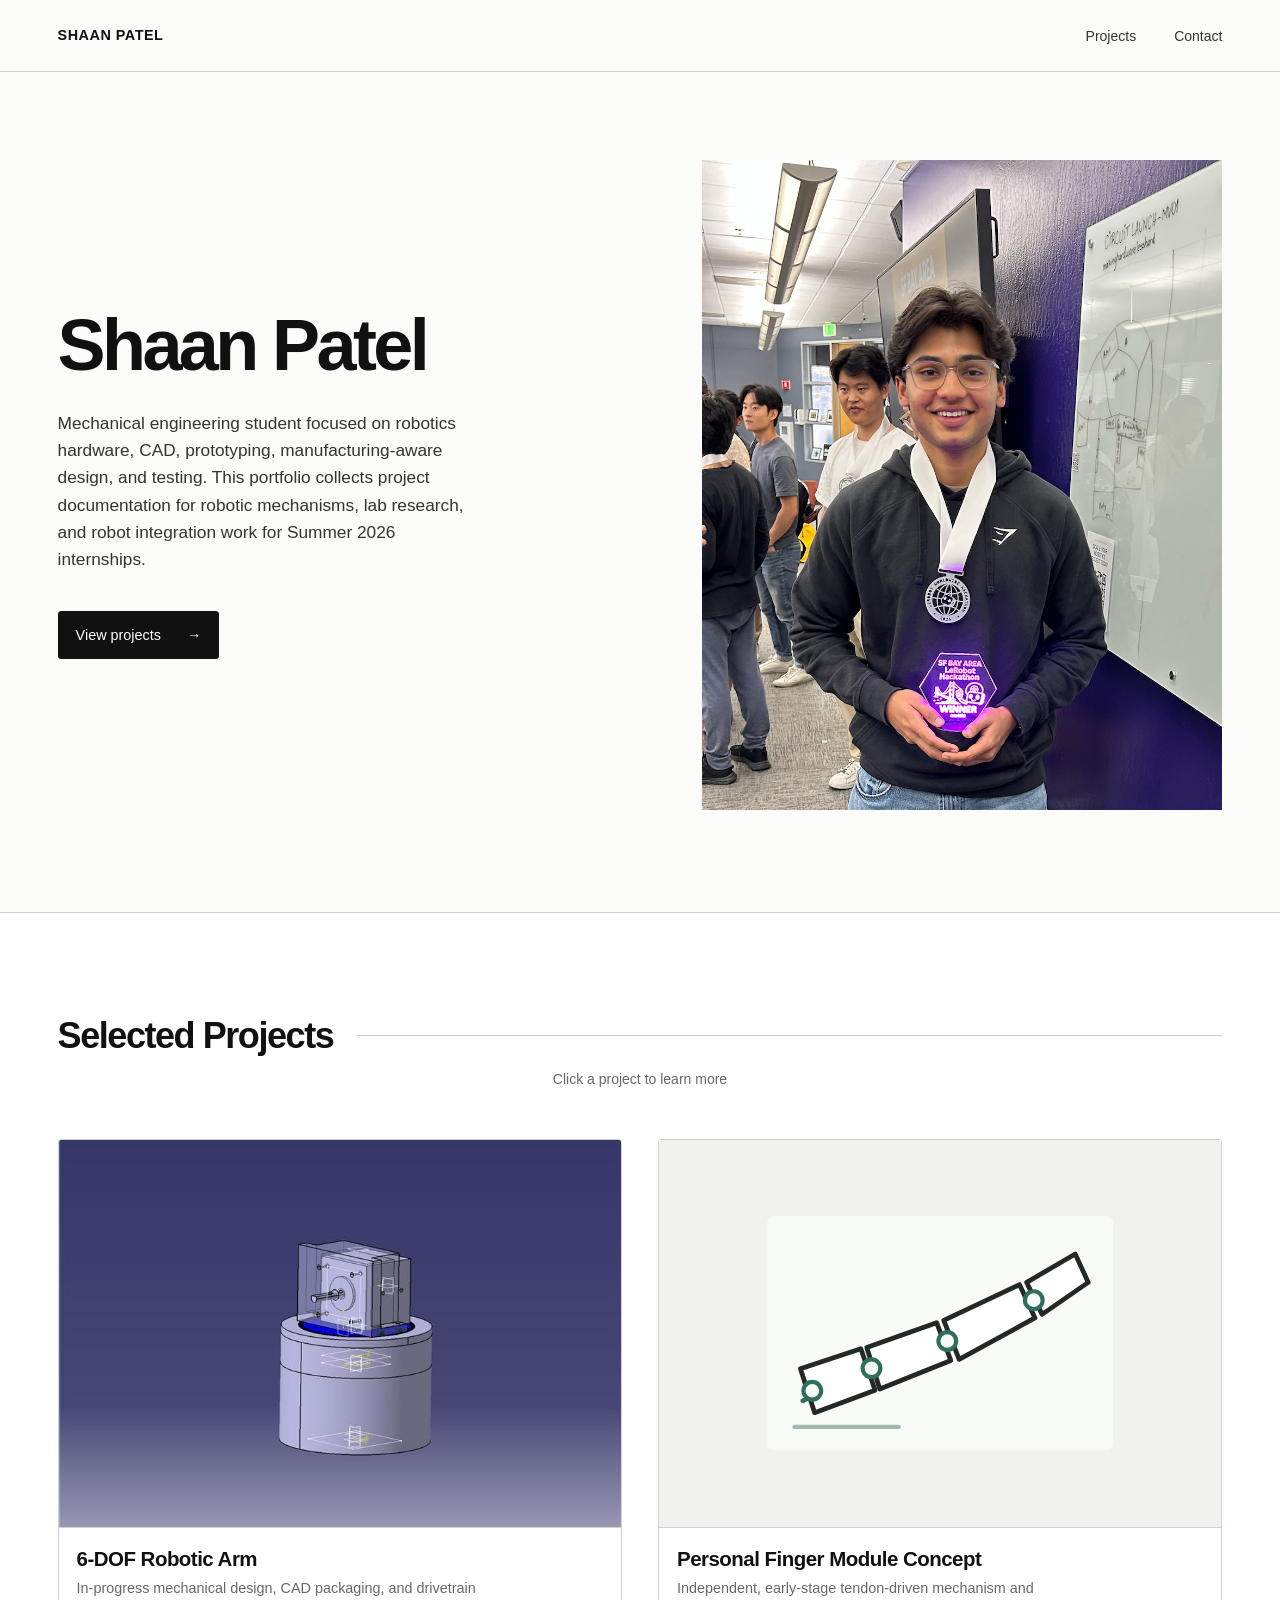
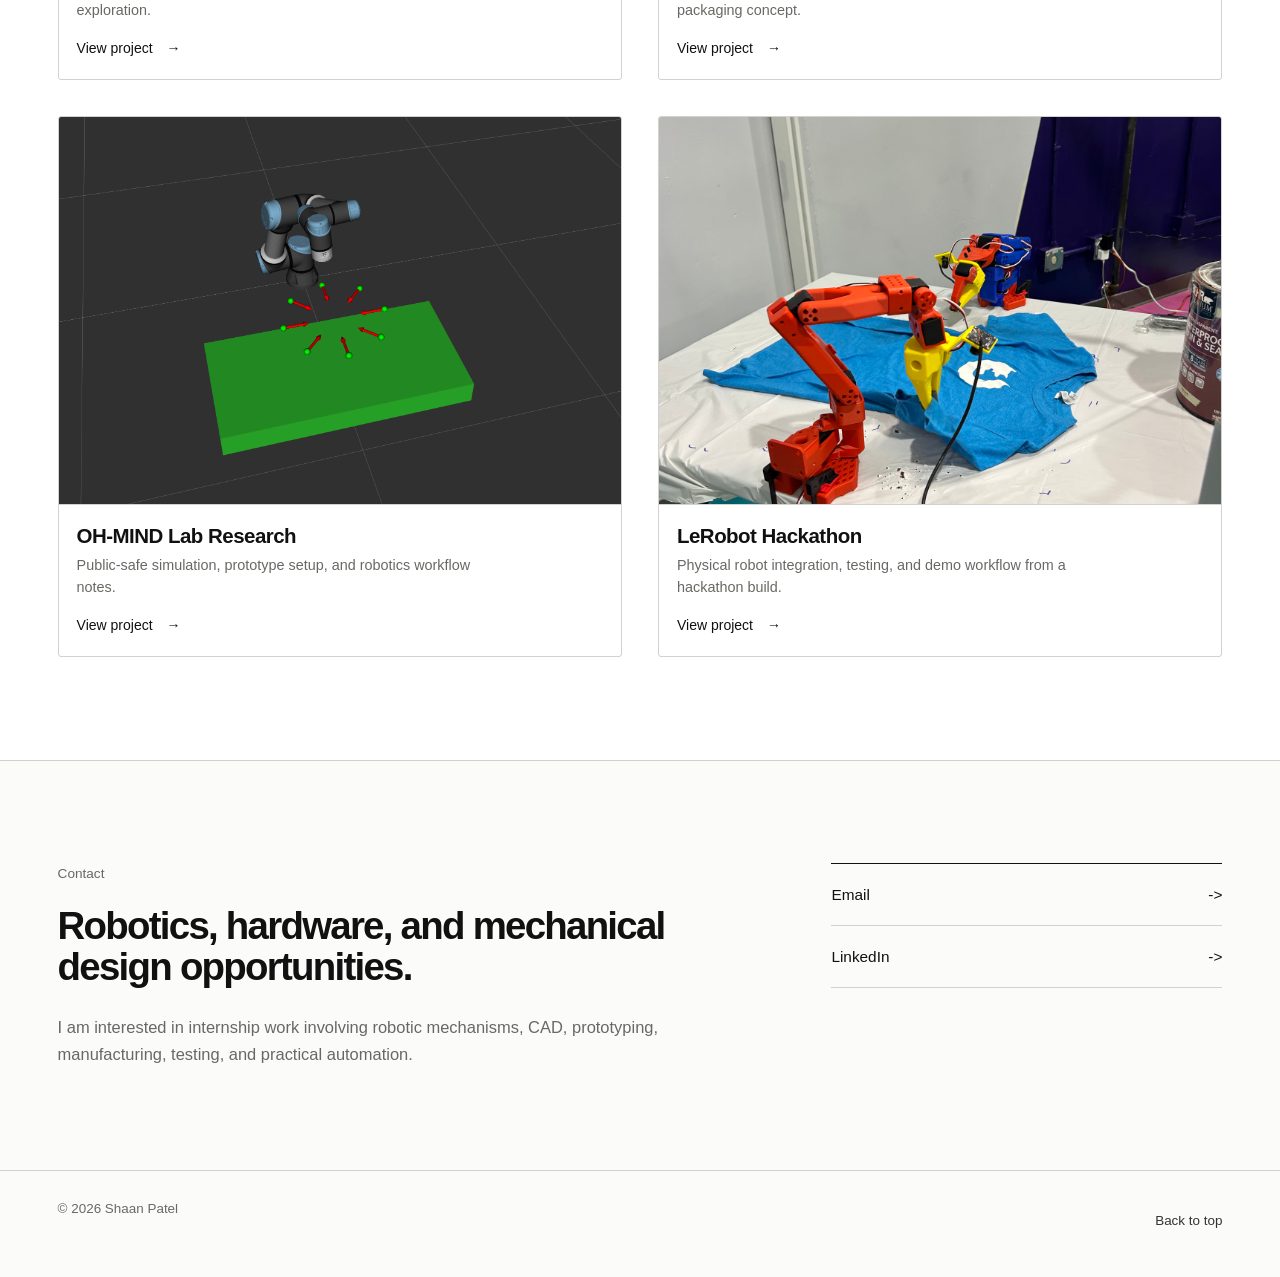
<file: index.html>
<!doctype html>
<html lang="en">
  <head>
    <meta charset="utf-8">
    <meta name="viewport" content="width=device-width, initial-scale=1">
    <title>Shaan Patel | Robotics and Mechanical Engineering Portfolio</title>
    <meta
      name="description"
      content="Robotics and mechanical engineering portfolio for Summer 2026 internships, featuring robotics hardware, CAD, prototyping, testing, robotic mechanisms, and lab research."
    >
    <meta name="author" content="Shaan Patel">
    <meta property="og:title" content="Shaan Patel Robotics and Mechanical Engineering Portfolio">
    <meta
      property="og:description"
      content="Engineering project portfolio focused on robotics hardware, CAD, prototyping, manufacturing-aware design, testing, and robot mechanisms."
    >
    <meta property="og:type" content="website">
    <meta property="og:site_name" content="Shaan Patel Portfolio">
    <meta property="og:image" content="assets/Face.png">
    <meta property="og:image:alt" content="Portrait of Shaan Patel at a robotics hackathon">
    <meta name="twitter:card" content="summary_large_image">
    <meta name="twitter:title" content="Shaan Patel Robotics and Mechanical Engineering Portfolio">
    <meta
      name="twitter:description"
      content="Robotics hardware, CAD, prototyping, testing, and project documentation for mechanical engineering internships."
    >
    <meta name="twitter:image" content="assets/Face.png">
    <meta name="twitter:image:alt" content="Portrait of Shaan Patel at a robotics hackathon">
    <link rel="stylesheet" href="styles.css?v=20260817-2">
  </head>
  <body class="home-page">
    <a class="skip-link" href="#projects">Skip to projects</a>
    <header class="site-header dark-header">
      <a class="brand" href="#top" aria-label="Shaan Patel home">
        <span>Shaan Patel</span>
      </a>
      <nav class="nav-links" aria-label="Primary navigation">
        <a href="#projects">Projects</a>
        <a href="#contact">Contact</a>
      </nav>
    </header>

    <main id="top">
      <section class="home-intro" aria-labelledby="intro-title">
        <div class="home-intro-inner">
          <div class="home-intro-copy">
            <h1 id="intro-title">Shaan Patel</h1>
            <p>
              Mechanical engineering student focused on robotics hardware, CAD,
              prototyping, manufacturing-aware design, and testing. This portfolio
              collects project documentation for robotic mechanisms, lab research,
              and robot integration work for Summer 2026 internships.
            </p>
            <div class="home-intro-actions">
              <a class="primary-action" href="#projects">View projects <span aria-hidden="true">&rarr;</span></a>
            </div>
          </div>
          <figure class="home-intro-visual">
            <img
              src="assets/Face.png"
              alt="Portrait of Shaan Patel at a robotics hackathon"
              decoding="async"
            >
          </figure>
        </div>
      </section>

      <section class="home-project-gallery" id="projects" tabindex="-1" aria-labelledby="projects-title">
        <div class="home-project-heading">
          <h2 id="projects-title">Selected Projects</h2>
          <p>Click a project to learn more</p>
        </div>

        <div class="home-project-grid">
          <a
            class="home-project-card"
            href="projects/robotic-arm.html"
            aria-labelledby="robotic-arm-card-title"
          >
            <span class="home-project-media">
              <img
                src="assets/robotic-arm-dof.png"
                alt="CAD model showing the degree-of-freedom layout for a 6-DOF robotic arm"
                decoding="async"
              >
            </span>
            <span class="home-project-copy">
              <span class="home-project-title" id="robotic-arm-card-title">6-DOF Robotic Arm</span>
              <span class="home-project-description">In-progress mechanical design, CAD packaging, and drivetrain exploration.</span>
              <span class="home-project-link">View project <span aria-hidden="true">&rarr;</span></span>
            </span>
          </a>

          <a
            class="home-project-card"
            href="projects/finger-module-concept.html"
            aria-labelledby="finger-module-card-title"
          >
            <span class="home-project-media home-project-media-sketch">
              <svg
                class="concept-sketch"
                role="img"
                aria-labelledby="finger-module-card-visual-title"
                viewBox="0 0 640 480"
                xmlns="http://www.w3.org/2000/svg"
              >
                <title id="finger-module-card-visual-title">Concept sketch of a tendon-driven finger module layout</title>
                <rect x="28" y="42" width="584" height="396" rx="12" fill="#f8faf6"></rect>
                <path d="M88 354 C178 310 264 282 350 248 C430 216 490 178 552 118" fill="none" stroke="#2f6f5e" stroke-width="8" stroke-linecap="round" stroke-dasharray="18 13"></path>
                <path d="M84 300 L186 266 L210 336 L108 374 Z" fill="#ffffff" stroke="#232925" stroke-width="8" stroke-linejoin="round"></path>
                <path d="M196 264 L314 222 L338 286 L218 334 Z" fill="#ffffff" stroke="#232925" stroke-width="8" stroke-linejoin="round"></path>
                <path d="M326 218 L454 158 L480 214 L352 284 Z" fill="#ffffff" stroke="#232925" stroke-width="8" stroke-linejoin="round"></path>
                <path d="M466 154 L548 106 L570 154 L492 208 Z" fill="#ffffff" stroke="#232925" stroke-width="8" stroke-linejoin="round"></path>
                <circle cx="104" cy="337" r="15" fill="#f8faf6" stroke="#2f6f5e" stroke-width="7"></circle>
                <circle cx="204" cy="299" r="15" fill="#f8faf6" stroke="#2f6f5e" stroke-width="7"></circle>
                <circle cx="332" cy="253" r="15" fill="#f8faf6" stroke="#2f6f5e" stroke-width="7"></circle>
                <circle cx="478" cy="184" r="15" fill="#f8faf6" stroke="#2f6f5e" stroke-width="7"></circle>
                <path d="M74 398 L250 398" stroke="#9fb8ad" stroke-width="7" stroke-linecap="round"></path>
              </svg>
            </span>
            <span class="home-project-copy">
              <span class="home-project-title" id="finger-module-card-title">Personal Finger Module Concept</span>
              <span class="home-project-description">Independent, early-stage tendon-driven mechanism and packaging concept.</span>
              <span class="home-project-link">View project <span aria-hidden="true">&rarr;</span></span>
            </span>
          </a>

          <a
            class="home-project-card"
            href="projects/omni-lab.html"
            aria-labelledby="omni-lab-card-title"
          >
            <span class="home-project-media">
              <img
                src="assets/Screenshot from 2026-03-08 20-06-47.png"
                alt="Simulation view used for OH-MIND Lab robotics research"
                loading="lazy"
                decoding="async"
              >
            </span>
            <span class="home-project-copy">
              <span class="home-project-title" id="omni-lab-card-title">OH-MIND Lab Research</span>
              <span class="home-project-description">Public-safe simulation, prototype setup, and robotics workflow notes.</span>
              <span class="home-project-link">View project <span aria-hidden="true">&rarr;</span></span>
            </span>
          </a>

          <a
            class="home-project-card"
            href="projects/lerobot-hackathon.html"
            aria-labelledby="lerobot-card-title"
          >
            <span class="home-project-media">
              <img
                src="assets/IMG_9678.jpg"
                alt="Robot arm workspace used for a LeRobot hackathon task setup"
                loading="lazy"
                decoding="async"
              >
            </span>
            <span class="home-project-copy">
              <span class="home-project-title" id="lerobot-card-title">LeRobot Hackathon</span>
              <span class="home-project-description">Physical robot integration, testing, and demo workflow from a hackathon build.</span>
              <span class="home-project-link">View project <span aria-hidden="true">&rarr;</span></span>
            </span>
          </a>
        </div>
      </section>

      <section class="contact-section" id="contact" aria-labelledby="contact-title">
        <div class="contact-grid">
          <div>
            <p class="section-kicker">Contact</p>
            <h2 id="contact-title">Robotics, hardware, and mechanical design opportunities.</h2>
            <p>
              I am interested in internship work involving robotic mechanisms,
              CAD, prototyping, manufacturing, testing, and practical automation.
            </p>
          </div>
          <div class="contact-links" aria-label="Contact links">
            <a href="mailto:patel.shaan@gmail.com" aria-label="Email Shaan Patel">Email <span aria-hidden="true">-&gt;</span></a>
            <a
              href="https://www.linkedin.com/in/shaan-patel-278252281/"
              target="_blank"
              rel="noopener noreferrer"
              aria-label="Shaan Patel on LinkedIn, opens in a new tab"
            >LinkedIn <span aria-hidden="true">-&gt;</span></a>
          </div>
        </div>
      </section>
    </main>

    <footer>
      <p>&copy; 2026 Shaan Patel</p>
      <a href="#top">Back to top</a>
    </footer>
  </body>
</html>
</file>
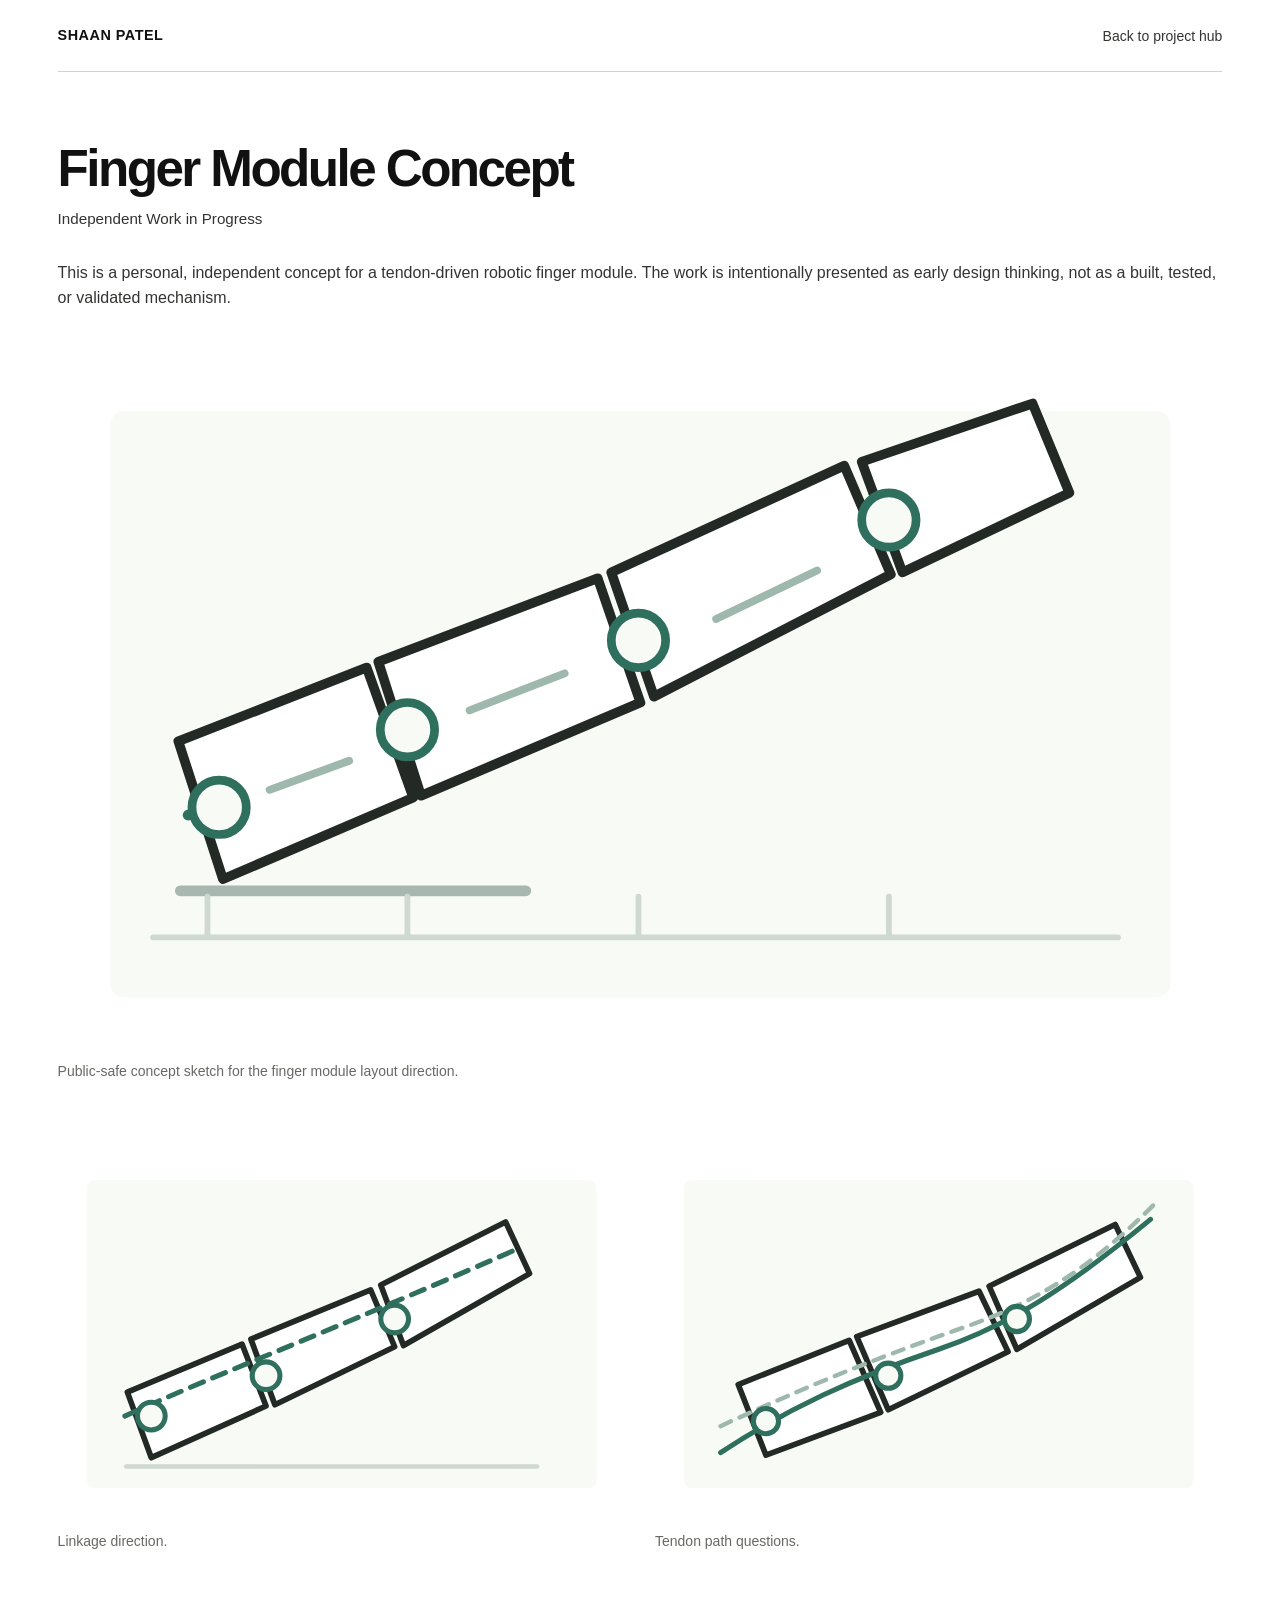
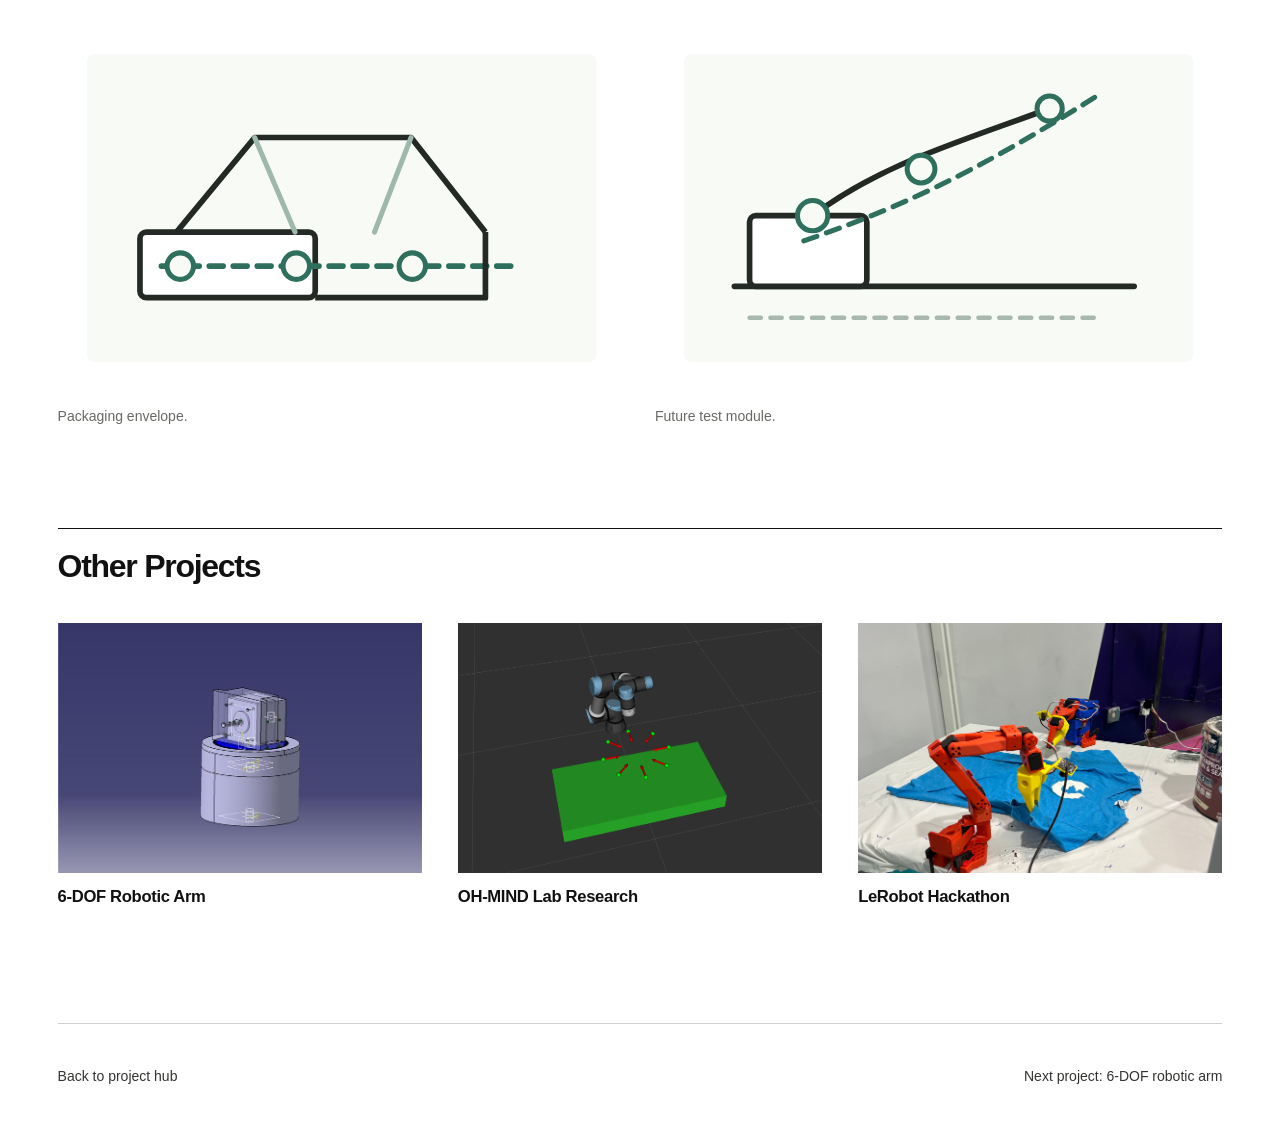
<file: projects/finger-module-concept.html>
<!doctype html>
<html lang="en">
  <head>
    <meta charset="utf-8">
    <meta name="viewport" content="width=device-width, initial-scale=1">
    <title>Finger Module Concept | Shaan Patel</title>
    <meta
      name="description"
      content="Independent early-stage project notes for a personal tendon-driven finger module concept focused on mechanism layout, tendon routing, packaging, and future prototype questions."
    >
    <meta name="author" content="Shaan Patel">
    <meta property="og:title" content="Finger Module Concept">
    <meta
      property="og:description"
      content="Personal work-in-progress notes for an independent tendon-driven finger module concept."
    >
    <meta property="og:type" content="article">
    <meta property="og:site_name" content="Shaan Patel Portfolio">
    <meta name="twitter:card" content="summary">
    <meta name="twitter:title" content="Finger Module Concept">
    <meta
      name="twitter:description"
      content="Early-stage independent mechanical design notes for a personal tendon-driven finger module concept."
    >
    <link rel="stylesheet" href="../styles.css?v=20260817-3">
  </head>
  <body class="visual-project-page finger-page">
    <a class="skip-link" href="#project-content">Skip to project notes</a>

    <header class="visual-project-header">
      <nav class="visual-project-nav" aria-label="Project navigation">
        <a class="brand" href="../index.html" aria-label="Shaan Patel home">Shaan Patel</a>
        <a class="back-link" href="../index.html#projects">Back to project hub</a>
      </nav>
    </header>

    <main class="visual-project-main" id="project-content" tabindex="-1">
      <section class="visual-project-lead" aria-labelledby="project-title">
      <div class="visual-project-title">
        <h1 id="project-title">Finger Module Concept</h1>
        <p class="visual-project-subtitle">Independent Work in Progress</p>
      </div>

      <section class="visual-project-intro" aria-label="Short project summary">
        <p>This is a personal, independent concept for a tendon-driven robotic finger module. The work is intentionally presented as early design thinking, not as a built, tested, or validated mechanism.</p>
      </section>

      <figure class="visual-project-hero">
        <svg
          class="visual-concept-sketch"
          role="img"
          aria-labelledby="finger-hero-title"
          viewBox="0 0 1200 720"
          xmlns="http://www.w3.org/2000/svg"
        >
          <title id="finger-hero-title">Concept sketch of an early tendon-driven finger module layout</title>
          <rect x="54" y="58" width="1092" height="604" rx="14" fill="#f8faf6"></rect>
          <path d="M126 552 H482" stroke="#a8b7af" stroke-width="11" stroke-linecap="round"></path>
          <path d="M134 474 C318 392 488 350 636 288 C766 234 874 154 1002 82" fill="none" stroke="#2f6f5e" stroke-width="11" stroke-linecap="round" stroke-dasharray="26 18"></path>
          <path d="M124 398 L318 322 L366 456 L170 540 Z" fill="#ffffff" stroke="#232925" stroke-width="10" stroke-linejoin="round"></path>
          <path d="M330 316 L556 230 L600 358 L374 454 Z" fill="#ffffff" stroke="#232925" stroke-width="10" stroke-linejoin="round"></path>
          <path d="M570 224 L810 114 L858 226 L614 352 Z" fill="#ffffff" stroke="#232925" stroke-width="10" stroke-linejoin="round"></path>
          <path d="M828 110 L1004 50 L1042 142 L870 224 Z" fill="#ffffff" stroke="#232925" stroke-width="10" stroke-linejoin="round"></path>
          <circle cx="166" cy="466" r="28" fill="#f8faf6" stroke="#2f6f5e" stroke-width="9"></circle>
          <circle cx="360" cy="386" r="28" fill="#f8faf6" stroke="#2f6f5e" stroke-width="9"></circle>
          <circle cx="598" cy="294" r="28" fill="#f8faf6" stroke="#2f6f5e" stroke-width="9"></circle>
          <circle cx="856" cy="170" r="28" fill="#f8faf6" stroke="#2f6f5e" stroke-width="9"></circle>
          <path d="M218 448 L300 418" stroke="#9fb8ad" stroke-width="8" stroke-linecap="round"></path>
          <path d="M424 366 L522 328" stroke="#9fb8ad" stroke-width="8" stroke-linecap="round"></path>
          <path d="M678 272 L782 222" stroke="#9fb8ad" stroke-width="8" stroke-linecap="round"></path>
          <path d="M98 600 H1092" stroke="#d0d8d2" stroke-width="6" stroke-linecap="round"></path>
          <path d="M154 598 V558 M360 598 V558 M598 598 V558 M856 598 V558" stroke="#d0d8d2" stroke-width="6" stroke-linecap="round"></path>
        </svg>
        <figcaption>Public-safe concept sketch for the finger module layout direction.</figcaption>
      </figure>
      </section>

      <section class="visual-walkthrough" aria-label="Finger module visual walkthrough">
        <article class="visual-step">
          <figure>
            <svg
              class="visual-concept-sketch"
              role="img"
              aria-labelledby="finger-linkage-title"
              viewBox="0 0 900 600"
              xmlns="http://www.w3.org/2000/svg"
            >
              <title id="finger-linkage-title">Concept sketch of finger linkage spacing</title>
              <rect x="46" y="56" width="808" height="488" rx="12" fill="#f8faf6"></rect>
              <path d="M110 392 L292 316 L330 414 L148 496 Z" fill="#ffffff" stroke="#232925" stroke-width="9" stroke-linejoin="round"></path>
              <path d="M306 308 L496 230 L534 320 L344 412 Z" fill="#ffffff" stroke="#232925" stroke-width="9" stroke-linejoin="round"></path>
              <path d="M512 222 L710 122 L748 204 L548 318 Z" fill="#ffffff" stroke="#232925" stroke-width="9" stroke-linejoin="round"></path>
              <path d="M106 430 C260 360 412 304 726 166" fill="none" stroke="#2f6f5e" stroke-width="8" stroke-linecap="round" stroke-dasharray="22 16"></path>
              <circle cx="148" cy="430" r="22" fill="#f8faf6" stroke="#2f6f5e" stroke-width="8"></circle>
              <circle cx="330" cy="366" r="22" fill="#f8faf6" stroke="#2f6f5e" stroke-width="8"></circle>
              <circle cx="534" cy="276" r="22" fill="#f8faf6" stroke="#2f6f5e" stroke-width="8"></circle>
              <path d="M108 510 H760" stroke="#d0d8d2" stroke-width="7" stroke-linecap="round"></path>
            </svg>
            <figcaption>Linkage direction.</figcaption>
          </figure>
        </article>

        <article class="visual-step">
          <figure>
            <svg
              class="visual-concept-sketch"
              role="img"
              aria-labelledby="finger-routing-title"
              viewBox="0 0 900 600"
              xmlns="http://www.w3.org/2000/svg"
            >
              <title id="finger-routing-title">Concept sketch of tendon routing through a finger module</title>
              <rect x="46" y="56" width="808" height="488" rx="12" fill="#f8faf6"></rect>
              <path d="M132 380 L308 310 L358 424 L176 492 Z" fill="#ffffff" stroke="#232925" stroke-width="9" stroke-linejoin="round"></path>
              <path d="M320 304 L514 232 L560 328 L370 420 Z" fill="#ffffff" stroke="#232925" stroke-width="9" stroke-linejoin="round"></path>
              <path d="M530 224 L730 126 L770 210 L574 324 Z" fill="#ffffff" stroke="#232925" stroke-width="9" stroke-linejoin="round"></path>
              <path d="M104 488 C210 418 314 370 450 324 C560 286 650 230 786 118" fill="none" stroke="#2f6f5e" stroke-width="8" stroke-linecap="round"></path>
              <path d="M104 446 C224 390 340 342 482 292 C594 254 682 204 792 94" fill="none" stroke="#9fb8ad" stroke-width="7" stroke-linecap="round" stroke-dasharray="18 15"></path>
              <circle cx="176" cy="438" r="20" fill="#f8faf6" stroke="#2f6f5e" stroke-width="8"></circle>
              <circle cx="370" cy="366" r="20" fill="#f8faf6" stroke="#2f6f5e" stroke-width="8"></circle>
              <circle cx="574" cy="276" r="20" fill="#f8faf6" stroke="#2f6f5e" stroke-width="8"></circle>
            </svg>
            <figcaption>Tendon path questions.</figcaption>
          </figure>
        </article>

        <article class="visual-step">
          <figure>
            <svg
              class="visual-concept-sketch"
              role="img"
              aria-labelledby="finger-packaging-title"
              viewBox="0 0 900 600"
              xmlns="http://www.w3.org/2000/svg"
            >
              <title id="finger-packaging-title">Concept sketch of finger module packaging envelope</title>
              <rect x="46" y="56" width="808" height="488" rx="12" fill="#f8faf6"></rect>
              <rect x="130" y="338" width="278" height="104" rx="10" fill="#ffffff" stroke="#232925" stroke-width="9"></rect>
              <path d="M188 338 L312 188 H560 L678 338" fill="none" stroke="#232925" stroke-width="9" stroke-linejoin="round"></path>
              <path d="M312 188 L376 338 M560 188 L502 338" stroke="#9fb8ad" stroke-width="8" stroke-linecap="round"></path>
              <path d="M164 392 H730" stroke="#2f6f5e" stroke-width="9" stroke-linecap="round" stroke-dasharray="22 16"></path>
              <circle cx="194" cy="392" r="21" fill="#f8faf6" stroke="#2f6f5e" stroke-width="8"></circle>
              <circle cx="378" cy="392" r="21" fill="#f8faf6" stroke="#2f6f5e" stroke-width="8"></circle>
              <circle cx="562" cy="392" r="21" fill="#f8faf6" stroke="#2f6f5e" stroke-width="8"></circle>
              <path d="M678 338 V442 H408" fill="none" stroke="#232925" stroke-width="9" stroke-linejoin="round"></path>
            </svg>
            <figcaption>Packaging envelope.</figcaption>
          </figure>
        </article>

        <article class="visual-step">
          <figure>
            <svg
              class="visual-concept-sketch"
              role="img"
              aria-labelledby="finger-test-title"
              viewBox="0 0 900 600"
              xmlns="http://www.w3.org/2000/svg"
            >
              <title id="finger-test-title">Concept sketch of a future one-finger test module</title>
              <rect x="46" y="56" width="808" height="488" rx="12" fill="#f8faf6"></rect>
              <path d="M126 424 H760" stroke="#232925" stroke-width="9" stroke-linecap="round"></path>
              <rect x="150" y="312" width="186" height="112" rx="10" fill="#ffffff" stroke="#232925" stroke-width="9"></rect>
              <path d="M250 312 C356 232 474 198 626 142" fill="none" stroke="#232925" stroke-width="9" stroke-linecap="round"></path>
              <path d="M236 352 C370 306 500 250 704 120" fill="none" stroke="#2f6f5e" stroke-width="8" stroke-linecap="round" stroke-dasharray="22 16"></path>
              <circle cx="250" cy="312" r="24" fill="#f8faf6" stroke="#2f6f5e" stroke-width="8"></circle>
              <circle cx="422" cy="238" r="22" fill="#f8faf6" stroke="#2f6f5e" stroke-width="8"></circle>
              <circle cx="626" cy="142" r="20" fill="#f8faf6" stroke="#2f6f5e" stroke-width="8"></circle>
              <path d="M150 474 H698" stroke="#a8b7af" stroke-width="7" stroke-linecap="round" stroke-dasharray="18 15"></path>
            </svg>
            <figcaption>Future test module.</figcaption>
          </figure>
        </article>
      </section>

      <section class="visual-other-projects" aria-labelledby="other-projects-title">
        <h2 id="other-projects-title">Other Projects</h2>
        <div class="visual-project-link-grid">
          <a class="visual-project-link" href="robotic-arm.html">
            <span class="visual-project-thumb">
              <img
                src="../assets/robotic-arm-dof.png"
                alt="CAD view thumbnail for the 6-DOF robotic arm project"
                loading="lazy"
                decoding="async"
              >
            </span>
            <span>6-DOF Robotic Arm</span>
          </a>

          <a class="visual-project-link" href="omni-lab.html">
            <span class="visual-project-thumb">
              <img
                src="../assets/Screenshot from 2026-03-08 20-06-47.png"
                alt="OH-MIND simulation visual thumbnail"
                loading="lazy"
                decoding="async"
              >
            </span>
            <span>OH-MIND Lab Research</span>
          </a>

          <a class="visual-project-link" href="lerobot-hackathon.html">
            <span class="visual-project-thumb">
              <img
                src="../assets/IMG_9678.jpg"
                alt="LeRobot hackathon robot setup thumbnail"
                loading="lazy"
                decoding="async"
              >
            </span>
            <span>LeRobot Hackathon</span>
          </a>
        </div>
      </section>
    </main>

    <footer class="visual-project-footer">
      <a class="footer-link" href="../index.html#projects">Back to project hub</a>
      <a class="footer-link" href="robotic-arm.html">Next project: 6-DOF robotic arm</a>
    </footer>
  </body>
</html>
</file>
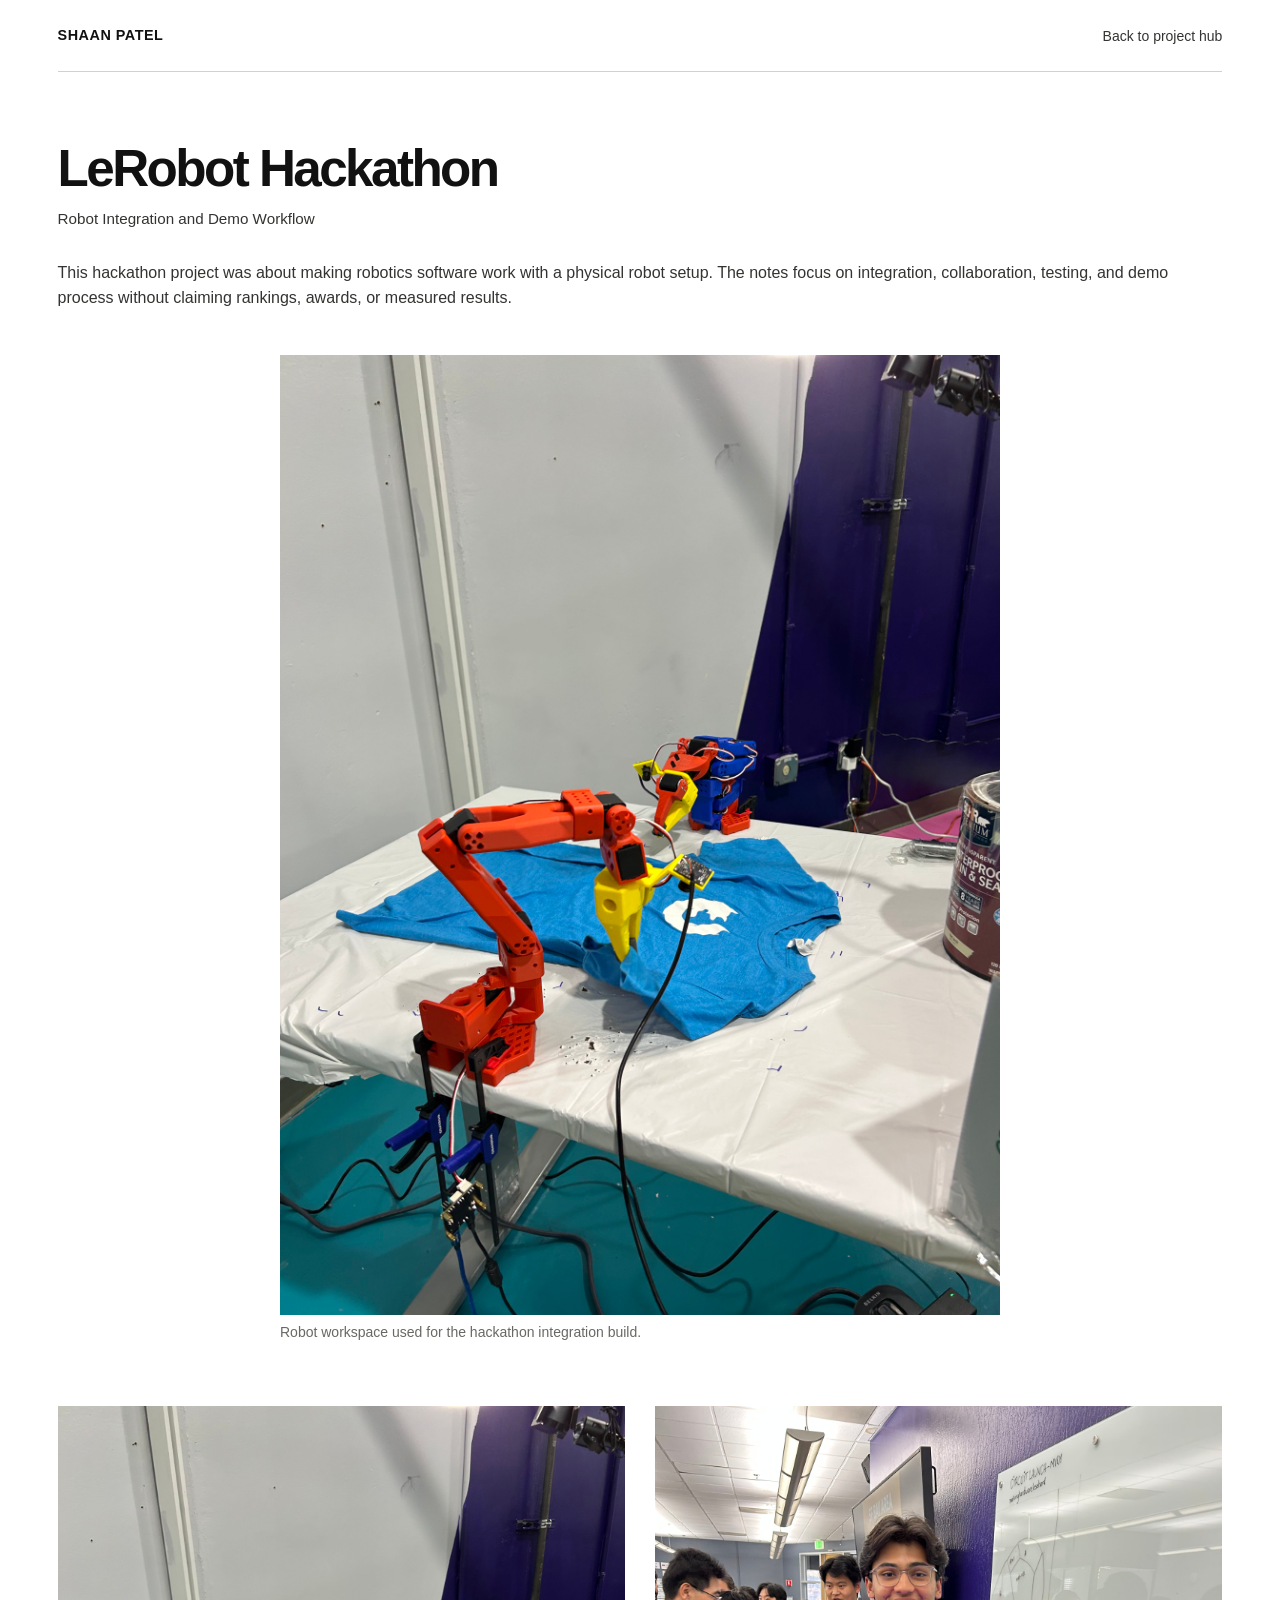
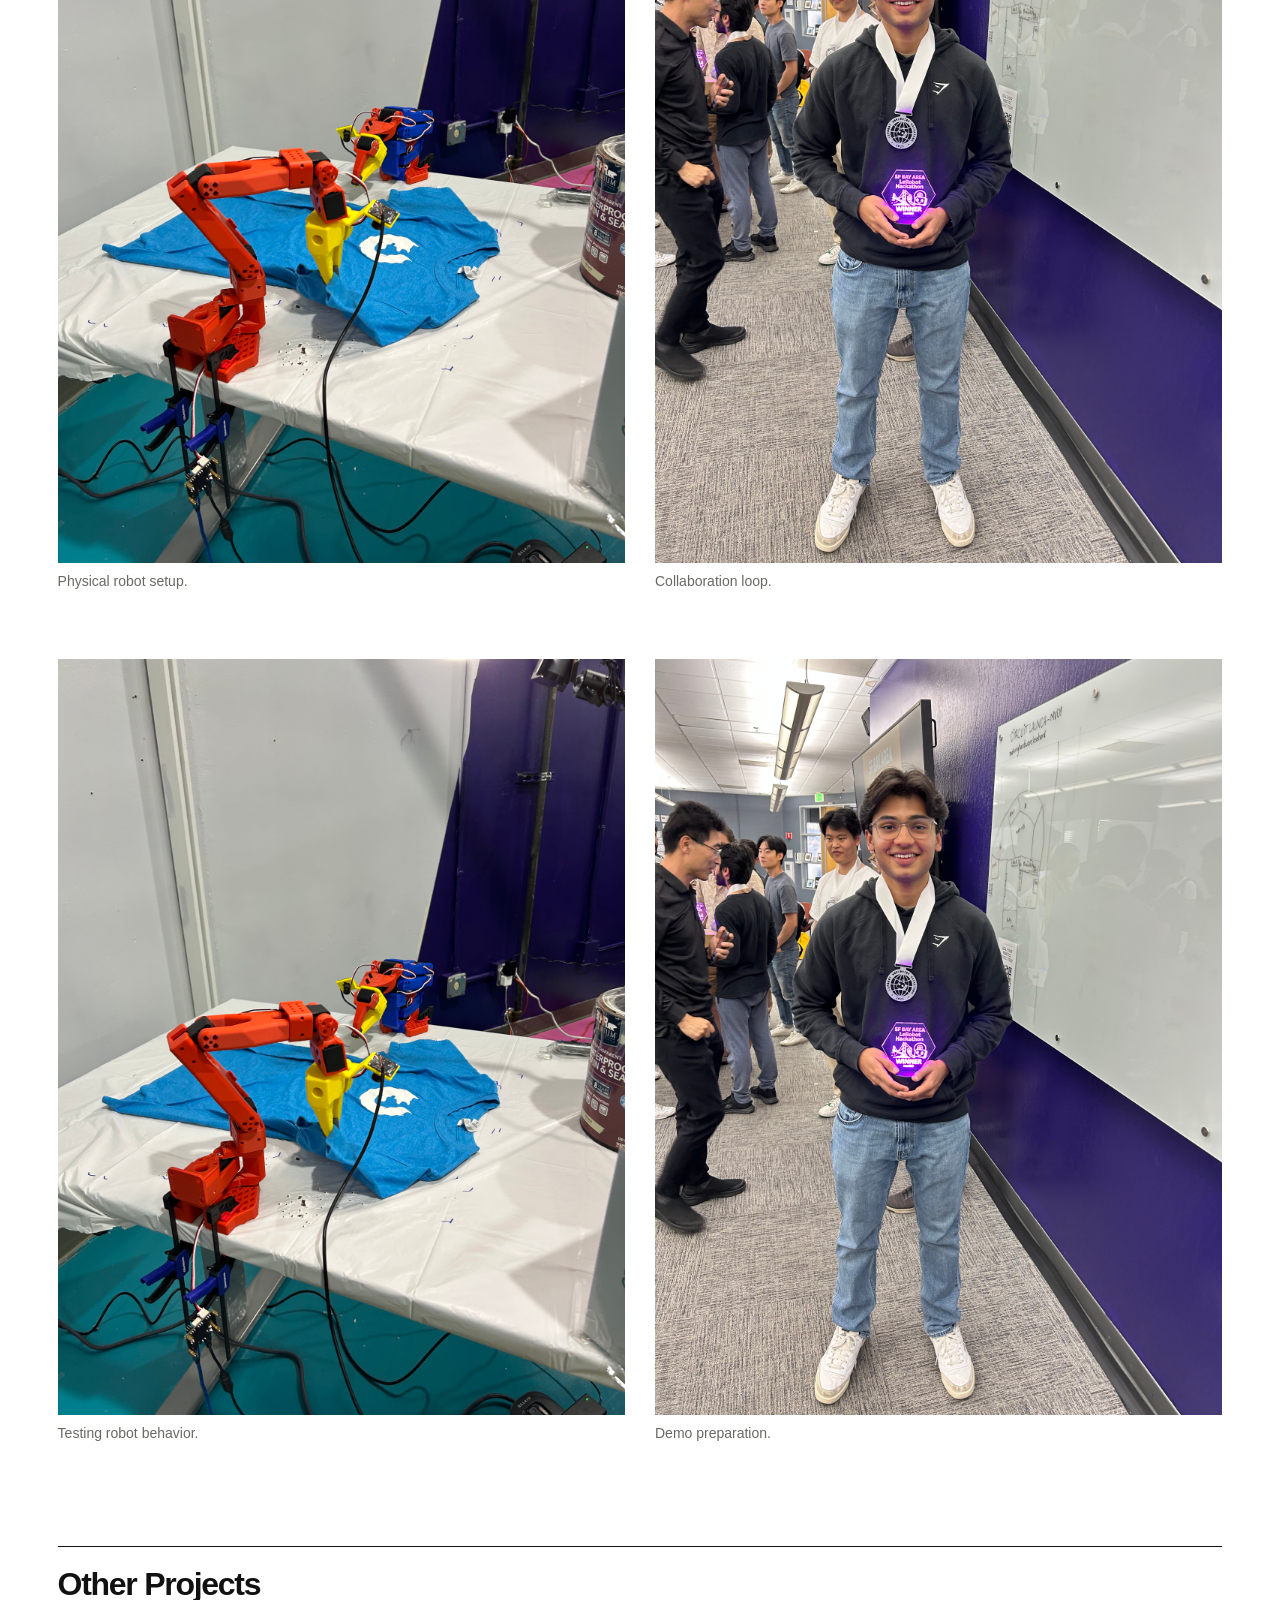
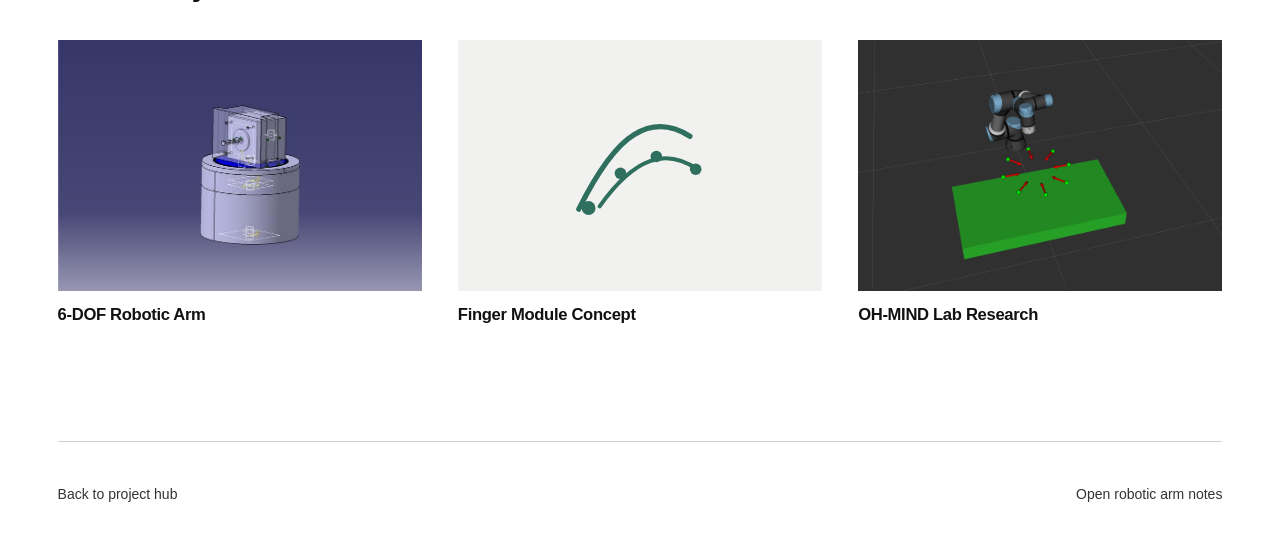
<file: projects/lerobot-hackathon.html>
<!doctype html>
<html lang="en">
  <head>
    <meta charset="utf-8">
    <meta name="viewport" content="width=device-width, initial-scale=1">
    <title>LeRobot Hackathon Project Notes | Shaan Patel</title>
    <meta
      name="description"
      content="Project notes for Shaan Patel's LeRobot hackathon robotics/software integration work, focused on robot setup, collaboration, testing loops, behavior debugging, and demo preparation."
    >
    <meta name="author" content="Shaan Patel">
    <meta property="og:title" content="LeRobot Hackathon Project Notes">
    <meta
      property="og:description"
      content="Robotics/software integration notes covering robot hardware setup, team collaboration, testing loops, behavior debugging, and demo preparation."
    >
    <meta property="og:type" content="article">
    <meta property="og:site_name" content="Shaan Patel Portfolio">
    <meta property="og:image" content="../assets/IMG_9678.jpg">
    <meta property="og:image:alt" content="Robot arm workspace used for a LeRobot hackathon task setup">
    <meta name="twitter:card" content="summary_large_image">
    <meta name="twitter:title" content="LeRobot Hackathon Project Notes">
    <meta
      name="twitter:description"
      content="Robotics/software integration notes covering robot setup, collaboration, testing, behavior debugging, and demo preparation."
    >
    <meta name="twitter:image" content="../assets/IMG_9678.jpg">
    <meta name="twitter:image:alt" content="Robot arm workspace used for a LeRobot hackathon task setup">
    <link rel="stylesheet" href="../styles.css?v=20260817-3">
  </head>
  <body class="visual-project-page lerobot-page">
    <a class="skip-link" href="#project-content">Skip to project notes</a>

    <header class="visual-project-header">
      <nav class="visual-project-nav" aria-label="Project navigation">
        <a class="brand" href="../index.html" aria-label="Shaan Patel home">Shaan Patel</a>
        <a class="back-link" href="../index.html#projects">Back to project hub</a>
      </nav>
    </header>

    <main class="visual-project-main" id="project-content" tabindex="-1">
      <section class="visual-project-lead" aria-labelledby="project-title">
      <div class="visual-project-title">
        <h1 id="project-title">LeRobot Hackathon</h1>
        <p class="visual-project-subtitle">Robot Integration and Demo Workflow</p>
      </div>

      <section class="visual-project-intro" aria-label="Short project summary">
        <p>This hackathon project was about making robotics software work with a physical robot setup. The notes focus on integration, collaboration, testing, and demo process without claiming rankings, awards, or measured results.</p>
      </section>

      <figure class="visual-project-hero">
        <img
          src="../assets/IMG_9678.jpg"
          alt="Robot arm workspace used for a LeRobot hackathon task setup"
          decoding="async"
        >
        <figcaption>Robot workspace used for the hackathon integration build.</figcaption>
      </figure>
      </section>

      <section class="visual-walkthrough" aria-label="LeRobot hackathon visual walkthrough">
        <article class="visual-step">
          <figure>
            <img
              src="../assets/IMG_9678.jpg"
              alt="Robot arm workspace prepared for LeRobot hackathon integration"
              loading="lazy"
              decoding="async"
            >
            <figcaption>Physical robot setup.</figcaption>
          </figure>
        </article>

        <article class="visual-step">
          <figure>
            <img
              src="../assets/IMG_9701.jpg"
              alt="Event photo from the LeRobot hackathon project"
              loading="lazy"
              decoding="async"
            >
            <figcaption>Collaboration loop.</figcaption>
          </figure>
        </article>

        <article class="visual-step">
          <figure>
            <img
              src="../assets/IMG_9678.jpg"
              alt="Robot arm workspace used for behavior testing during the LeRobot hackathon"
              loading="lazy"
              decoding="async"
            >
            <figcaption>Testing robot behavior.</figcaption>
          </figure>
        </article>

        <article class="visual-step">
          <figure>
            <img
              src="../assets/IMG_9701.jpg"
              alt="Hackathon event context used for demo preparation and documentation"
              loading="lazy"
              decoding="async"
            >
            <figcaption>Demo preparation.</figcaption>
          </figure>
        </article>
      </section>

      <section class="visual-other-projects" aria-labelledby="other-projects-title">
        <h2 id="other-projects-title">Other Projects</h2>
        <div class="visual-project-link-grid">
          <a class="visual-project-link" href="robotic-arm.html">
            <span class="visual-project-thumb">
              <img
                src="../assets/robotic-arm-dof.png"
                alt="CAD view thumbnail for the 6-DOF robotic arm project"
                loading="lazy"
                decoding="async"
              >
            </span>
            <span>6-DOF Robotic Arm</span>
          </a>

          <a class="visual-project-link" href="finger-module-concept.html">
            <span class="visual-project-thumb visual-project-thumb-sketch" aria-hidden="true">
              <svg viewBox="0 0 420 300" focusable="false">
                <path d="M104 226c34-68 66-111 96-129 31-19 63-18 96 3" fill="none" stroke="currentColor" stroke-width="9" stroke-linecap="round"/>
                <path d="M140 221c30-42 59-68 87-78 27-10 54-5 82 14" fill="none" stroke="currentColor" stroke-width="7" stroke-linecap="round"/>
                <circle cx="121" cy="224" r="12" fill="currentColor"/>
                <circle cx="176" cy="164" r="10" fill="currentColor"/>
                <circle cx="238" cy="135" r="10" fill="currentColor"/>
                <circle cx="306" cy="157" r="10" fill="currentColor"/>
              </svg>
            </span>
            <span>Finger Module Concept</span>
          </a>

          <a class="visual-project-link" href="omni-lab.html">
            <span class="visual-project-thumb">
              <img
                src="../assets/Screenshot from 2026-03-08 20-06-47.png"
                alt="OH-MIND simulation visual thumbnail"
                loading="lazy"
                decoding="async"
              >
            </span>
            <span>OH-MIND Lab Research</span>
          </a>
        </div>
      </section>
    </main>

    <footer class="visual-project-footer">
      <a class="footer-link" href="../index.html#projects">Back to project hub</a>
      <a class="footer-link" href="robotic-arm.html">Open robotic arm notes</a>
    </footer>
  </body>
</html>
</file>
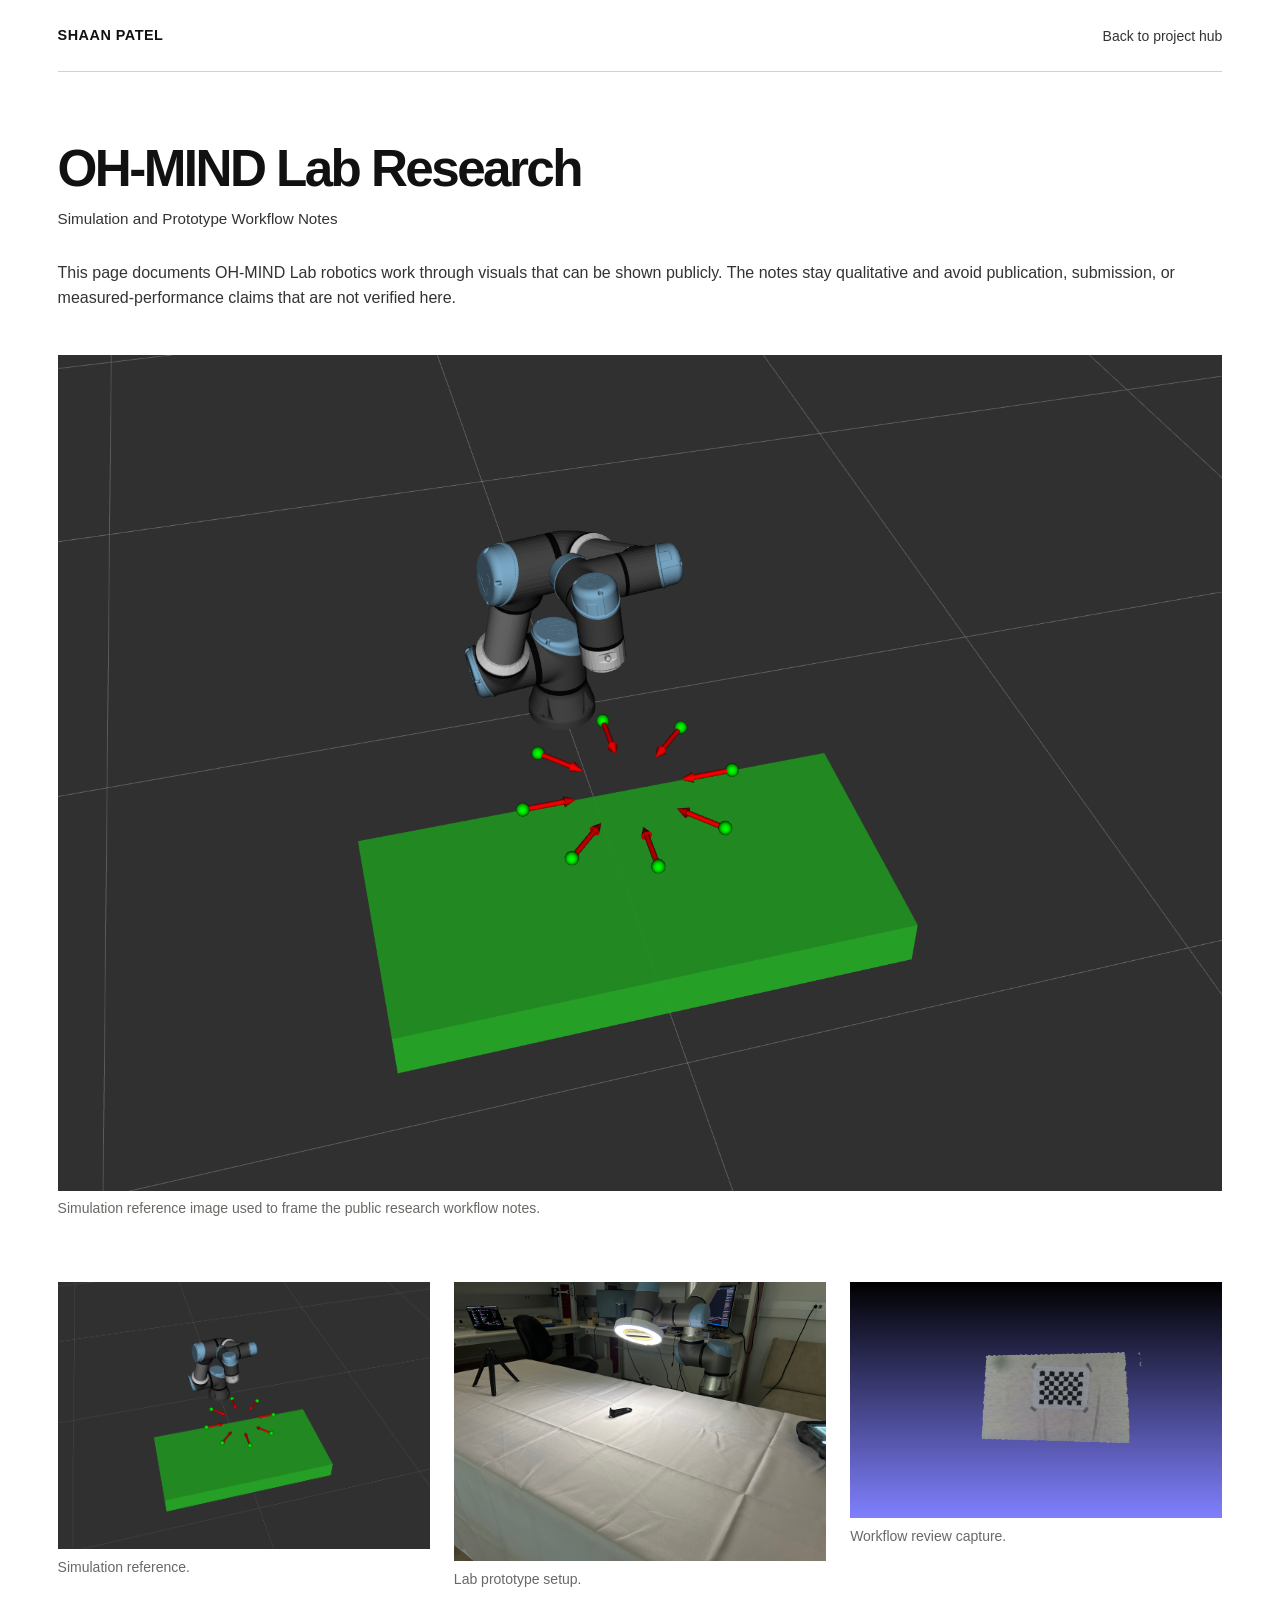
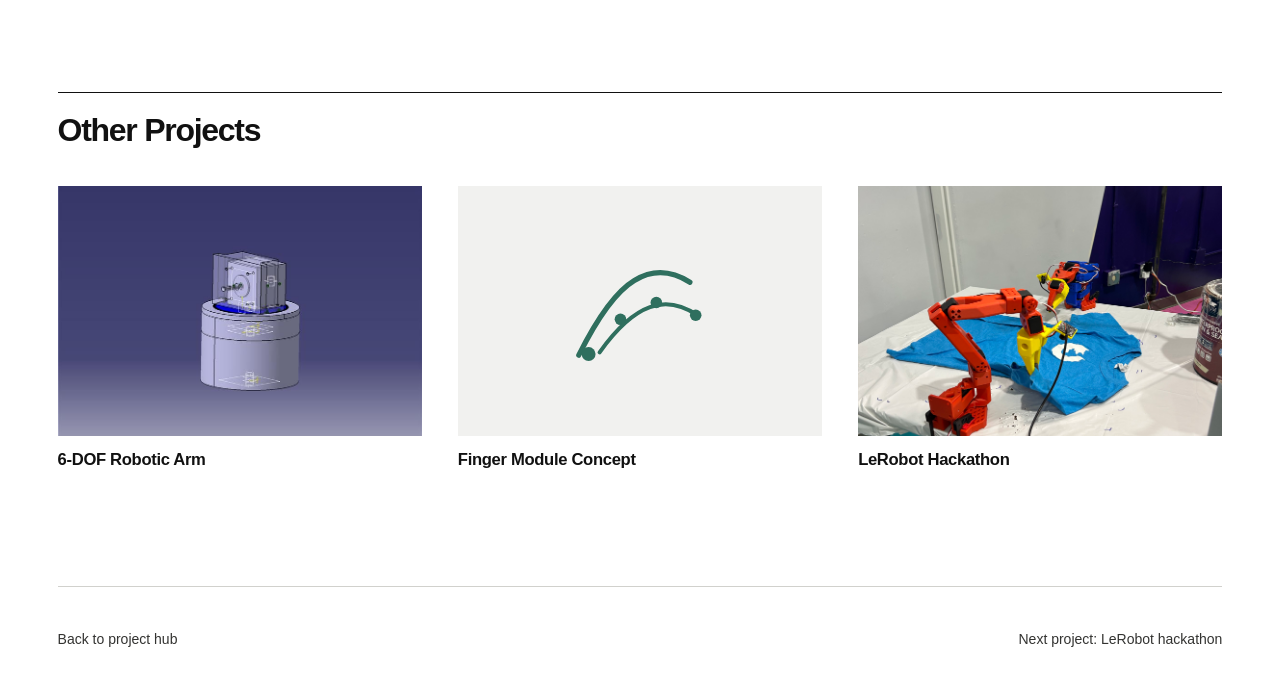
<file: projects/omni-lab.html>
<!doctype html>
<html lang="en">
  <head>
    <meta charset="utf-8">
    <meta name="viewport" content="width=device-width, initial-scale=1">
    <title>OH-MIND Lab Research | Shaan Patel</title>
    <meta
      name="description"
      content="Public-safe OH-MIND Lab robotics research notes connecting simulation reference images, lab prototype setup visuals, and workflow review captures."
    >
    <meta name="author" content="Shaan Patel">
    <meta property="og:title" content="OH-MIND Lab Research Notes">
    <meta
      property="og:description"
      content="Robotics research notes focused on simulation, lab prototype setup, workflow review visuals, and careful public documentation."
    >
    <meta property="og:type" content="article">
    <meta property="og:site_name" content="Shaan Patel Portfolio">
    <meta property="og:image" content="../assets/Screenshot%20from%202026-03-08%2020-06-47.png">
    <meta property="og:image:alt" content="Simulation view used for OH-MIND Lab robotics research">
    <meta name="twitter:card" content="summary_large_image">
    <meta name="twitter:title" content="OH-MIND Lab Research Notes">
    <meta
      name="twitter:description"
      content="Public-safe robotics research notes covering simulation, lab prototype setup, and workflow review visuals."
    >
    <meta name="twitter:image" content="../assets/Screenshot%20from%202026-03-08%2020-06-47.png">
    <meta name="twitter:image:alt" content="Simulation view used for OH-MIND Lab robotics research">
    <link rel="stylesheet" href="../styles.css?v=20260817-3">
  </head>
  <body class="visual-project-page omni-page">
    <a class="skip-link" href="#project-content">Skip to project notes</a>

    <header class="visual-project-header">
      <nav class="visual-project-nav" aria-label="Project navigation">
        <a class="brand" href="../index.html" aria-label="Shaan Patel home">Shaan Patel</a>
        <a class="back-link" href="../index.html#projects">Back to project hub</a>
      </nav>
    </header>

    <main class="visual-project-main" id="project-content" tabindex="-1">
      <section class="visual-project-lead" aria-labelledby="project-title">
      <div class="visual-project-title">
        <h1 id="project-title">OH-MIND Lab Research</h1>
        <p class="visual-project-subtitle">Simulation and Prototype Workflow Notes</p>
      </div>

      <section class="visual-project-intro" aria-label="Short project summary">
        <p>This page documents OH-MIND Lab robotics work through visuals that can be shown publicly. The notes stay qualitative and avoid publication, submission, or measured-performance claims that are not verified here.</p>
      </section>

      <figure class="visual-project-hero">
        <img
          src="../assets/Screenshot from 2026-03-08 20-06-47.png"
          alt="Simulation view used as a reference for OH-MIND Lab robotics research"
          decoding="async"
        >
        <figcaption>Simulation reference image used to frame the public research workflow notes.</figcaption>
      </figure>
      </section>

      <section class="visual-walkthrough" aria-label="OH-MIND Lab visual walkthrough">
        <article class="visual-step">
          <figure>
            <img
              src="../assets/Screenshot from 2026-03-08 20-06-47.png"
              alt="Simulation screenshot used as an OH-MIND Lab robotics reference"
              loading="lazy"
              decoding="async"
            >
            <figcaption>Simulation reference.</figcaption>
          </figure>
        </article>

        <article class="visual-step">
          <figure>
            <img
              src="../assets/IMG_1234.jpg"
              alt="Robot workcell prototype setup used for OH-MIND Lab research"
              loading="lazy"
              decoding="async"
            >
            <figcaption>Lab prototype setup.</figcaption>
          </figure>
        </article>

        <article class="visual-step">
          <figure>
            <img
              src="../assets/snapshot00_L00.png"
              alt="Workflow review capture from OH-MIND Lab robotics research"
              loading="lazy"
              decoding="async"
            >
            <figcaption>Workflow review capture.</figcaption>
          </figure>
        </article>
      </section>

      <section class="visual-other-projects" aria-labelledby="other-projects-title">
        <h2 id="other-projects-title">Other Projects</h2>
        <div class="visual-project-link-grid">
          <a class="visual-project-link" href="robotic-arm.html">
            <span class="visual-project-thumb">
              <img
                src="../assets/robotic-arm-dof.png"
                alt="CAD view thumbnail for the 6-DOF robotic arm project"
                loading="lazy"
                decoding="async"
              >
            </span>
            <span>6-DOF Robotic Arm</span>
          </a>

          <a class="visual-project-link" href="finger-module-concept.html">
            <span class="visual-project-thumb visual-project-thumb-sketch" aria-hidden="true">
              <svg viewBox="0 0 420 300" focusable="false">
                <path d="M104 226c34-68 66-111 96-129 31-19 63-18 96 3" fill="none" stroke="currentColor" stroke-width="9" stroke-linecap="round"/>
                <path d="M140 221c30-42 59-68 87-78 27-10 54-5 82 14" fill="none" stroke="currentColor" stroke-width="7" stroke-linecap="round"/>
                <circle cx="121" cy="224" r="12" fill="currentColor"/>
                <circle cx="176" cy="164" r="10" fill="currentColor"/>
                <circle cx="238" cy="135" r="10" fill="currentColor"/>
                <circle cx="306" cy="157" r="10" fill="currentColor"/>
              </svg>
            </span>
            <span>Finger Module Concept</span>
          </a>

          <a class="visual-project-link" href="lerobot-hackathon.html">
            <span class="visual-project-thumb">
              <img
                src="../assets/IMG_9678.jpg"
                alt="LeRobot hackathon robot setup thumbnail"
                loading="lazy"
                decoding="async"
              >
            </span>
            <span>LeRobot Hackathon</span>
          </a>
        </div>
      </section>
    </main>

    <footer class="visual-project-footer">
      <a class="footer-link" href="../index.html#projects">Back to project hub</a>
      <a class="footer-link" href="lerobot-hackathon.html">Next project: LeRobot hackathon</a>
    </footer>
  </body>
</html>
</file>
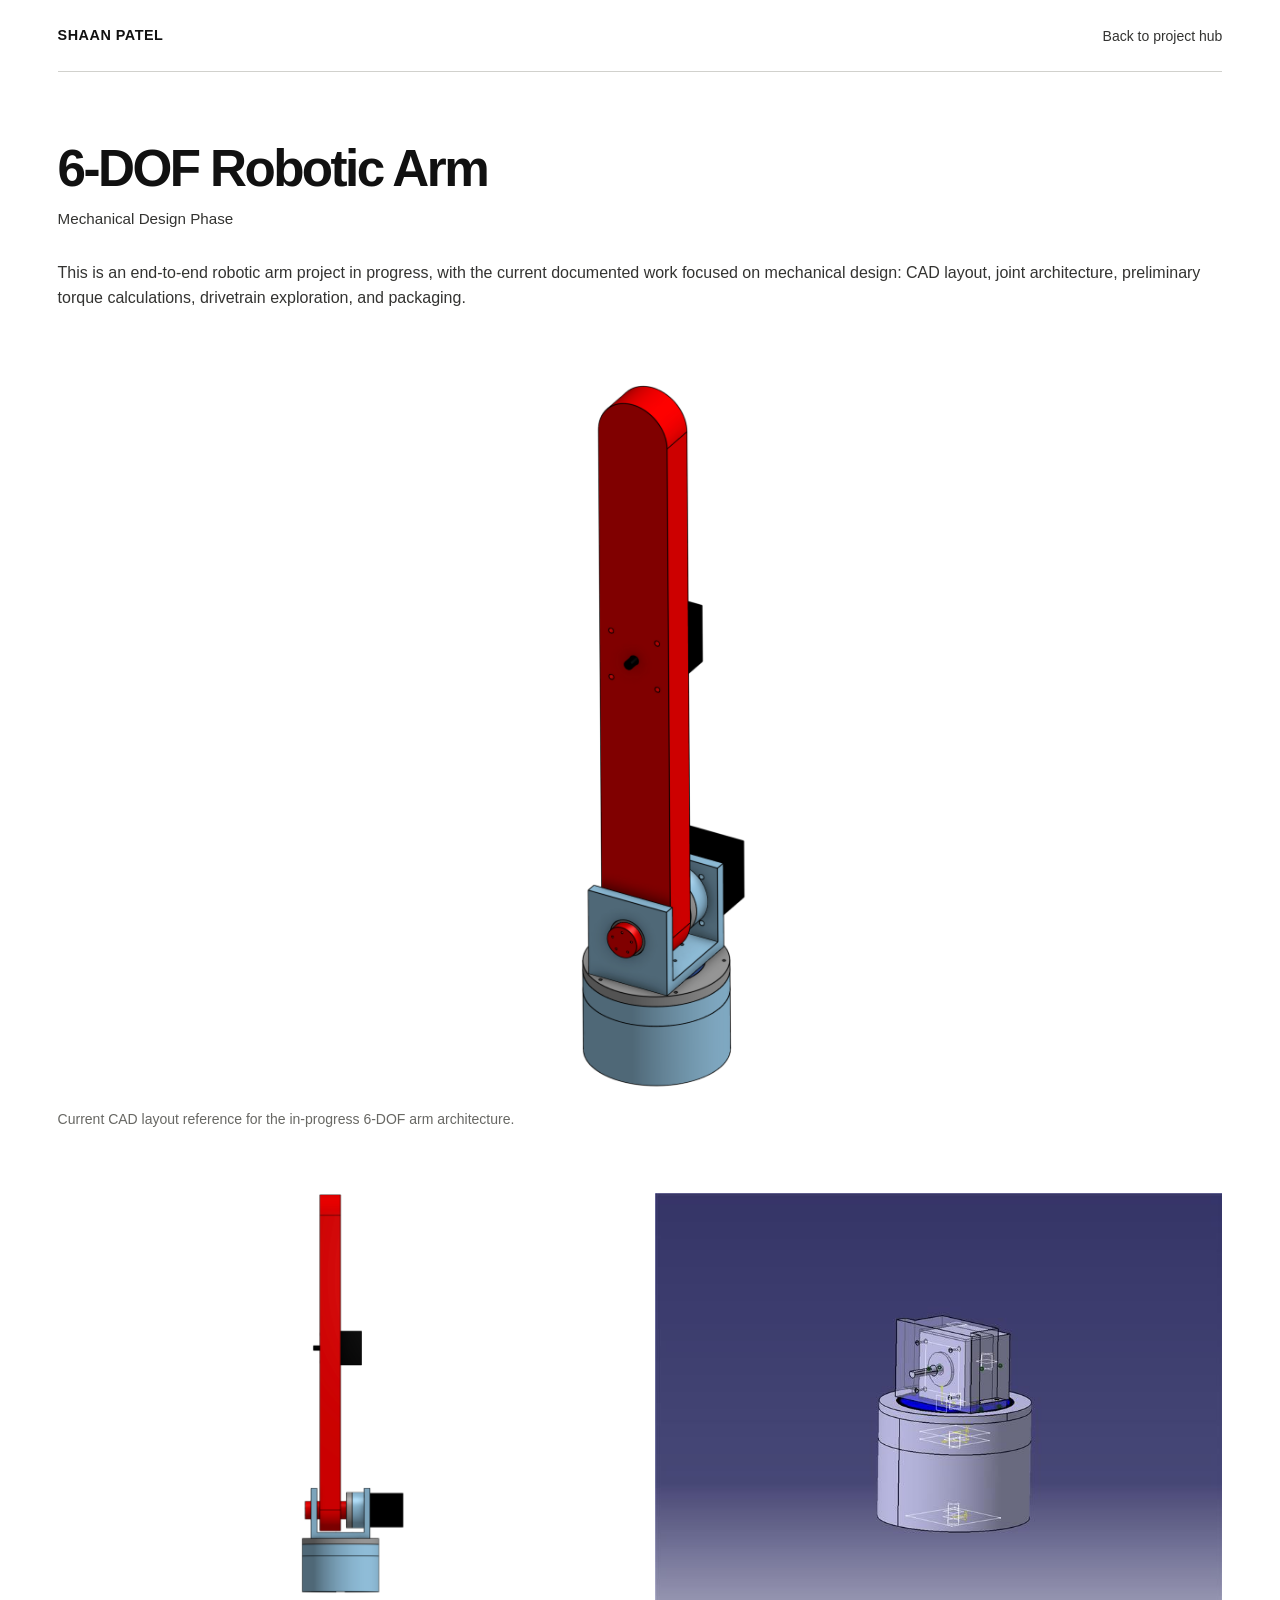
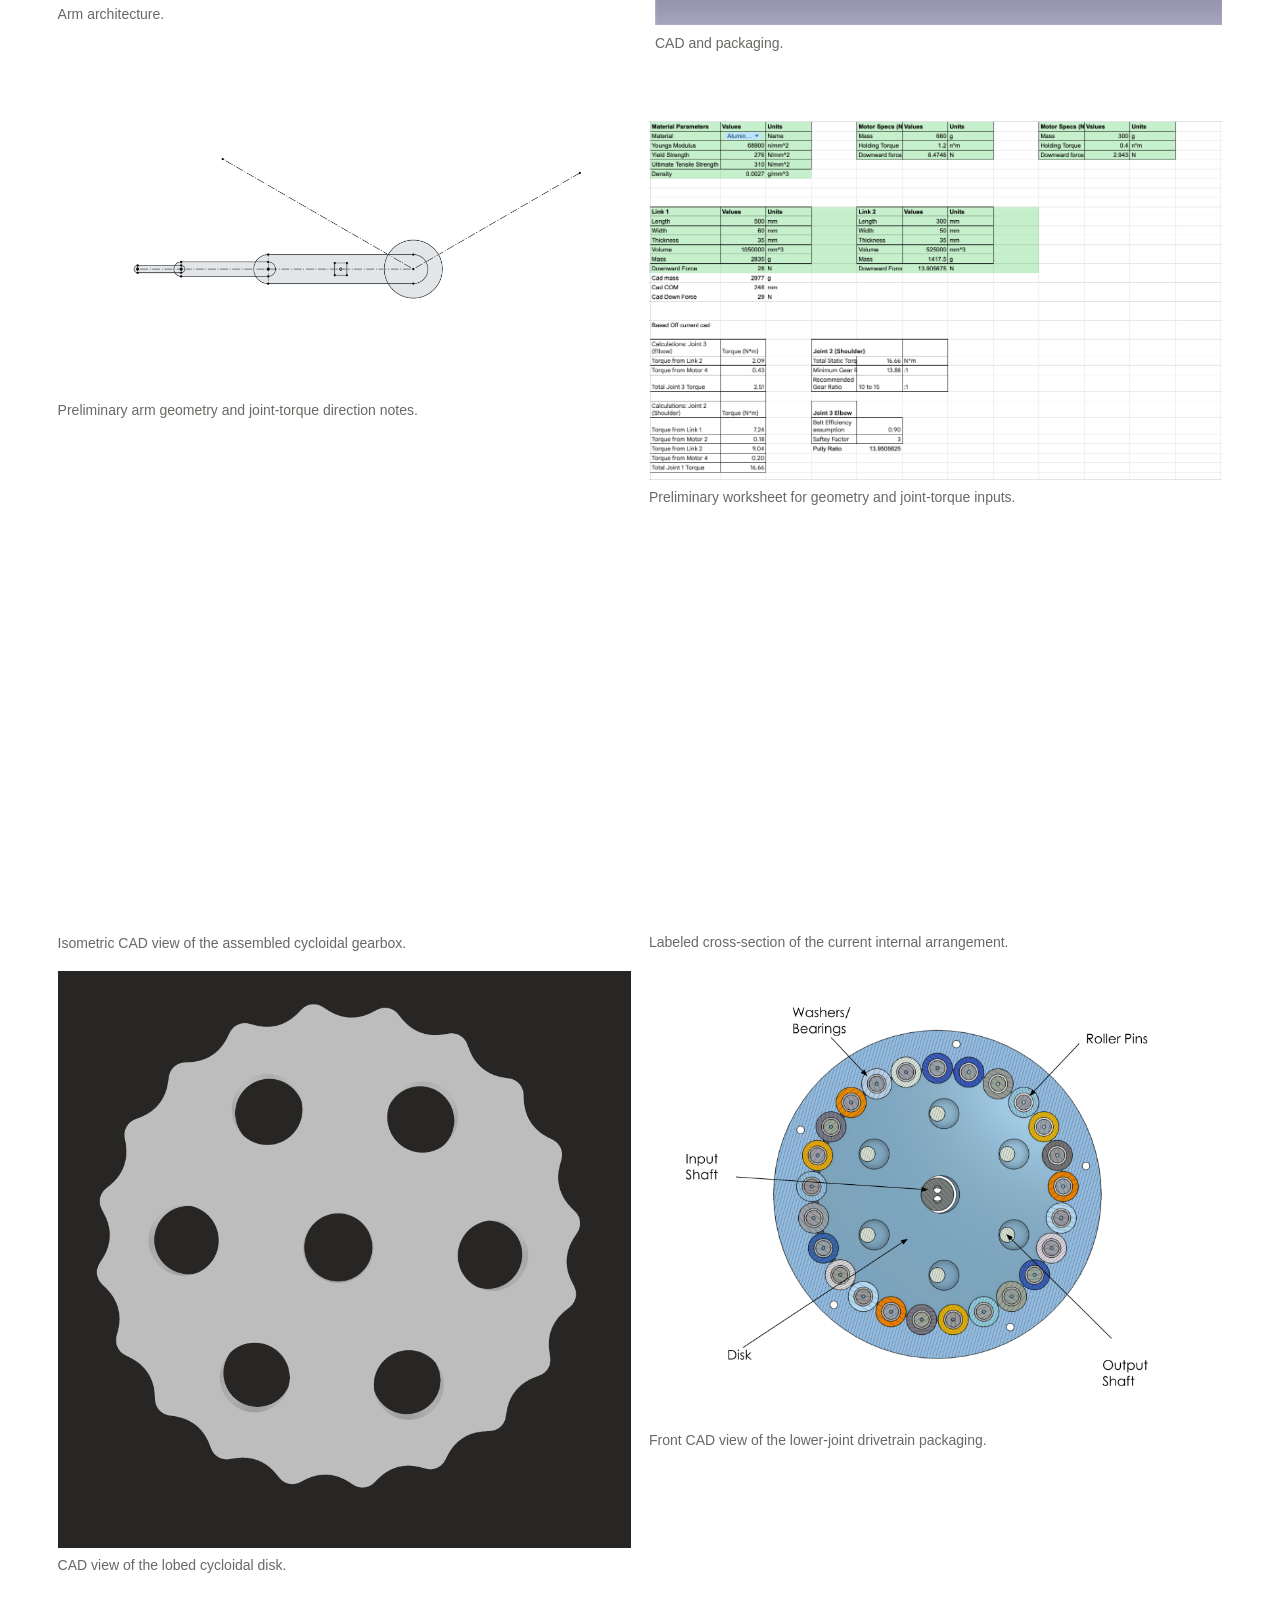
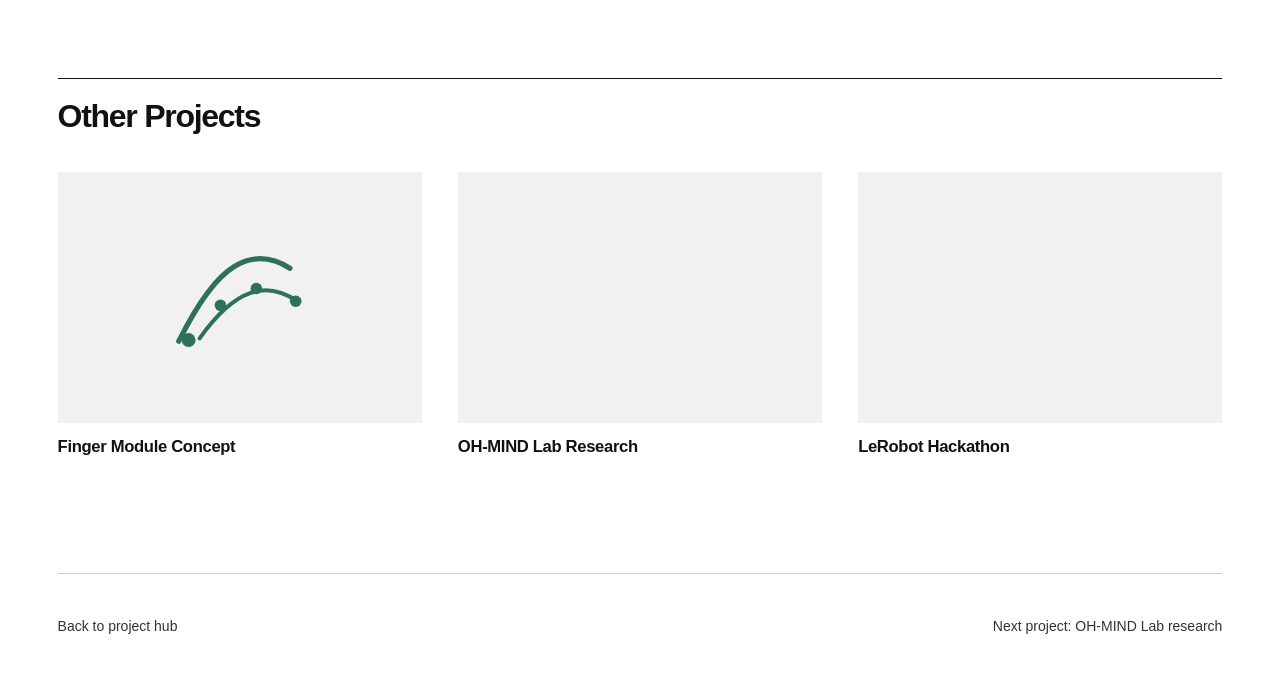
<file: projects/robotic-arm.html>
<!doctype html>
<html lang="en">
  <head>
    <meta charset="utf-8">
    <meta name="viewport" content="width=device-width, initial-scale=1">
    <title>6-DOF Robotic Arm Project Notes | Shaan Patel</title>
    <meta
      name="description"
      content="Project notes for Shaan Patel's in-progress 6-DOF robotic arm, currently documenting mechanical design, CAD, joint architecture, torque calculations, drivetrain exploration, and packaging."
    >
    <meta name="author" content="Shaan Patel">
    <meta property="og:title" content="6-DOF Robotic Arm Project Notes">
    <meta
      property="og:description"
      content="In-progress robotic arm project notes covering mechanical design, joint architecture, CAD, preliminary calculations, drivetrain exploration, and packaging."
    >
    <meta property="og:type" content="article">
    <meta property="og:site_name" content="Shaan Patel Portfolio">
    <meta property="og:image" content="../assets/FrontLinkIso.png">
    <meta property="og:image:alt" content="CAD view of a 6-DOF robotic arm degree-of-freedom layout">
    <meta name="twitter:card" content="summary_large_image">
    <meta name="twitter:title" content="6-DOF Robotic Arm Project Notes">
    <meta
      name="twitter:description"
      content="Mechanical design project notes for an in-progress 6-DOF robotic arm."
    >
    <meta name="twitter:image" content="../assets/FrontLinkIso.png">
    <meta name="twitter:image:alt" content="CAD view of a 6-DOF robotic arm degree-of-freedom layout">
    <link rel="stylesheet" href="../styles.css?v=20260817-3">
  </head>
  <body class="visual-project-page robotic-arm-page">
    <a class="skip-link" href="#project-content">Skip to project notes</a>

    <header class="visual-project-header">
      <nav class="visual-project-nav" aria-label="Project navigation">
        <a class="brand" href="../index.html" aria-label="Shaan Patel home">Shaan Patel</a>
        <a class="back-link" href="../index.html#projects">Back to project hub</a>
      </nav>
    </header>

    <main class="visual-project-main" id="project-content" tabindex="-1">
      <section class="visual-project-lead" aria-labelledby="project-title">
      <div class="visual-project-title">
        <h1 id="project-title">6-DOF Robotic Arm</h1>
        <p class="visual-project-subtitle">Mechanical Design Phase</p>
      </div>

      <section class="visual-project-intro" aria-label="Short project summary">
        <p>This is an end-to-end robotic arm project in progress, with the current documented work focused on mechanical design: CAD layout, joint architecture, preliminary torque calculations, drivetrain exploration, and packaging.</p>
      </section>

      <figure class="visual-project-hero">
        <img
          src="../assets/FrontLinkIso.png"
          alt="CAD model showing the planned degree-of-freedom layout for a 6-DOF robotic arm"
          decoding="async"
        >
        <figcaption>Current CAD layout reference for the in-progress 6-DOF arm architecture.</figcaption>
      </figure>
      </section>

      <section class="visual-walkthrough" aria-label="Mechanical design visual walkthrough">
        <article class="visual-step">
          <figure>
            <img
              src="../assets/FirstLinkFront.png"
              alt="CAD view of the planned robotic arm degree-of-freedom architecture"
              loading="lazy"
              decoding="async"
            >
            <figcaption>Arm architecture.</figcaption>
          </figure>
        </article>

        <article class="visual-step">
          <figure>
            <img
              src="../assets/robotic-arm-dof.png"
              alt="CAD model used to study joint placement, link clearance, and packaging space"
              loading="lazy"
              decoding="async"
            >
            <figcaption>CAD and packaging.</figcaption>
          </figure>
        </article>

        <article class="visual-step torque-calculations-step">
          <div class="torque-calculations-visual">
            <div class="torque-image-grid" role="group" aria-label="Torque calculation image gallery">
              <figure class="gallery-item">
                <img
                  src="../assets/LayoutSketch.png"
                  alt=""
                  loading="lazy"
                  decoding="async"
                >
                <figcaption>Preliminary arm geometry and joint-torque direction notes.</figcaption>
              </figure>
              <figure class="gallery-item">
                <img
                  src="../assets/Calculations.png"
                  alt=""
                  loading="lazy"
                  decoding="async"
                >
                <figcaption>Preliminary worksheet for geometry and joint-torque inputs.</figcaption>
              </figure>
            </div>
          </div>
        </article>


        <article class="visual-step gearbox-design-step">
          <div class="gearbox-design-visual">
            <div class="gearbox-image-grid" role="group" aria-label="Gearbox design image gallery">
              <figure class="gallery-item">
                <img
                  src="../assets/Cyclodial Isometric.png"
                  alt=""
                  loading="lazy"
                  decoding="async"
                >
                <figcaption>Isometric CAD view of the assembled cycloidal gearbox.</figcaption>
              </figure>
              <figure class="gallery-item">
                <img
                  src="../assets/CyclodialCrossSectionLabeled.png"
                  alt=""
                  loading="lazy"
                  decoding="async"
                >
                <figcaption>Labeled cross-section of the current internal arrangement.</figcaption>
              </figure>
              <figure class="gallery-item">
                <img
                  src="../assets/cycloidal-disk.png"
                  alt=""
                  loading="lazy"
                  decoding="async"
                >
                <figcaption>CAD view of the lobed cycloidal disk.</figcaption>
              </figure>
              <figure class="gallery-item">
                <img
                  src="../assets/CyclodialTopDownLabel.png"
                  alt=""
                  loading="lazy"
                  decoding="async"
                >
                <figcaption>Front CAD view of the lower-joint drivetrain packaging.</figcaption>
              </figure>
            </div>
          </div>
        </article>
      </section>

      <section class="visual-other-projects" aria-labelledby="other-projects-title">
        <h2 id="other-projects-title">Other Projects</h2>
        <div class="visual-project-link-grid">
          <a class="visual-project-link" href="finger-module-concept.html">
            <span class="visual-project-thumb visual-project-thumb-sketch" aria-hidden="true">
              <svg viewBox="0 0 420 300" focusable="false">
                <path d="M104 226c34-68 66-111 96-129 31-19 63-18 96 3" fill="none" stroke="currentColor" stroke-width="9" stroke-linecap="round"/>
                <path d="M140 221c30-42 59-68 87-78 27-10 54-5 82 14" fill="none" stroke="currentColor" stroke-width="7" stroke-linecap="round"/>
                <circle cx="121" cy="224" r="12" fill="currentColor"/>
                <circle cx="176" cy="164" r="10" fill="currentColor"/>
                <circle cx="238" cy="135" r="10" fill="currentColor"/>
                <circle cx="306" cy="157" r="10" fill="currentColor"/>
              </svg>
            </span>
            <span>Finger Module Concept</span>
          </a>

          <a class="visual-project-link" href="omni-lab.html">
            <span class="visual-project-thumb">
              <img
                src="../assets/Screenshot from 2026-03-08 20-06-47.png"
                alt="OH-MIND simulation visual thumbnail"
                loading="lazy"
                decoding="async"
              >
            </span>
            <span>OH-MIND Lab Research</span>
          </a>

          <a class="visual-project-link" href="lerobot-hackathon.html">
            <span class="visual-project-thumb">
              <img
                src="../assets/IMG_9678.jpg"
                alt="LeRobot hackathon robot setup thumbnail"
                loading="lazy"
                decoding="async"
              >
            </span>
            <span>LeRobot Hackathon</span>
          </a>
        </div>
      </section>
    </main>

    <footer class="visual-project-footer">
      <a class="footer-link" href="../index.html#projects">Back to project hub</a>
      <a class="footer-link" href="omni-lab.html">Next project: OH-MIND Lab research</a>
    </footer>
  </body>
</html>
</file>
<file: styles.css>
:root {
  color-scheme: light;
  --background: #fbfbfa;
  --surface: #f1f1ef;
  --surface-light: #f6f6f4;
  --ink: #111111;
  --ink-soft: #333331;
  --muted: #686864;
  --line: #d1d1cd;
  --line-strong: #a7a7a2;
  --focus: #111111;
  --page: 1180px;
  --measure: 72ch;
  --gutter: clamp(20px, 4.5vw, 60px);
  --section-space: clamp(72px, 8vw, 112px);
  --sans: "Helvetica Neue", Helvetica, Arial, sans-serif;
}

*,
*::before,
*::after {
  box-sizing: border-box;
}

html {
  scroll-behavior: smooth;
}

body {
  margin: 0;
  color: var(--ink);
  background: var(--background);
  font-family: var(--sans);
  font-size: 1rem;
  line-height: 1.55;
  text-rendering: optimizeLegibility;
  -webkit-font-smoothing: antialiased;
}

img,
svg {
  display: block;
  max-width: 100%;
}

figure {
  margin: 0;
}

a {
  color: inherit;
  text-decoration-thickness: 1px;
  text-underline-offset: 0.22em;
}

a:focus-visible {
  outline: 2px solid var(--focus);
  outline-offset: 5px;
}

[tabindex="-1"]:focus {
  outline: 0;
}

#projects,
#contact,
#project-content {
  scroll-margin-top: 32px;
}

.skip-link {
  position: absolute;
  top: -100px;
  left: 12px;
  z-index: 100;
  padding: 10px 14px;
  color: #ffffff;
  background: #111111;
  font-size: 0.875rem;
  font-weight: 500;
  text-decoration: none;
  transition: top 200ms ease;
}

.skip-link:focus-visible {
  top: 12px;
  outline-color: #ffffff;
  outline-offset: 2px;
}

.brand,
.nav-links a,
.home-project-card,
.contact-links a,
.back-link,
.visual-project-link,
.footer-link,
footer a {
  text-decoration: none;
}

.brand {
  display: inline-flex;
  align-items: center;
  min-height: 44px;
  font-size: 0.9rem;
  font-weight: 650;
  letter-spacing: 0.035em;
  text-transform: uppercase;
}

/* Homepage */

.site-header {
  display: flex;
  align-items: center;
  justify-content: space-between;
  gap: 24px;
  min-height: 72px;
  padding-inline: max(var(--gutter), calc((100vw - var(--page)) / 2));
  border-bottom: 1px solid var(--line);
  background: var(--background);
}

.nav-links {
  display: flex;
  align-items: center;
  gap: clamp(20px, 3vw, 38px);
}

.nav-links a,
.back-link,
.footer-link {
  position: relative;
  color: var(--ink-soft);
  min-height: 44px;
  font-size: 0.875rem;
  font-weight: 500;
  line-height: 44px;
}

.nav-links a::after,
.back-link::after,
.footer-link::after,
footer a::after {
  position: absolute;
  right: 0;
  bottom: -5px;
  left: 0;
  height: 1px;
  content: "";
  background: currentColor;
  transform: scaleX(0);
  transform-origin: right;
  transition: transform 220ms ease;
}

.nav-links a:hover::after,
.nav-links a:focus-visible::after,
.back-link:hover::after,
.back-link:focus-visible::after,
.footer-link:hover::after,
.footer-link:focus-visible::after,
footer a:hover::after,
footer a:focus-visible::after {
  transform: scaleX(1);
  transform-origin: left;
}

.home-intro {
  padding: clamp(56px, 7vw, 88px) var(--gutter) clamp(72px, 8vw, 104px);
}

.home-intro-inner {
  display: grid;
  grid-template-columns: minmax(0, 1fr) minmax(320px, 1fr);
  gap: clamp(42px, 6vw, 76px);
  align-items: center;
  width: min(100%, var(--page));
  margin-inline: auto;
}

.home-intro-copy {
  max-width: 560px;
}

.home-intro h1 {
  margin: 0;
  max-width: 620px;
  font-size: clamp(3.5rem, 6vw, 4.5rem);
  font-weight: 600;
  letter-spacing: -0.05em;
  line-height: 0.96;
}

.home-intro p {
  max-width: 43ch;
  margin: clamp(22px, 2.5vw, 30px) 0 0;
  color: var(--ink-soft);
  font-size: clamp(1rem, 1.35vw, 1.08rem);
  line-height: 1.58;
}

.home-intro-actions {
  display: flex;
  flex-wrap: wrap;
  gap: 16px 28px;
  margin-top: clamp(28px, 3vw, 38px);
}

.primary-action {
  display: inline-flex;
  align-items: center;
  justify-content: space-between;
  gap: 26px;
  min-height: 48px;
  padding: 11px 17px;
  border: 1px solid var(--ink);
  border-radius: 3px;
  color: #ffffff;
  background: var(--ink);
  font-size: 0.9rem;
  font-weight: 500;
  text-decoration: none;
  transition: color 200ms ease, background-color 200ms ease;
}

.primary-action:hover,
.primary-action:focus-visible {
  color: var(--ink);
  background: transparent;
}

.home-intro-visual {
  justify-self: end;
  width: min(100%, 520px);
  overflow: hidden;
  background: var(--surface);
}

.home-intro-visual img {
  width: 100%;
  aspect-ratio: 4 / 5;
  object-fit: cover;
  object-position: center top;
  transition: transform 240ms ease;
}

.home-project-gallery {
  padding: var(--section-space) var(--gutter);
  border-top: 1px solid var(--line);
  background: #ffffff;
}

.home-project-heading {
  display: grid;
  grid-template-columns: 1fr;
  gap: 14px;
  width: min(100%, var(--page));
  margin-inline: auto;
}

.home-project-heading h2 {
  display: flex;
  align-items: center;
  gap: 24px;
  margin: 0;
  font-size: clamp(1.85rem, 3vw, 2.25rem);
  font-weight: 600;
  letter-spacing: -0.04em;
  line-height: 1.1;
}

.home-project-heading h2::after {
  flex: 1 1 auto;
  height: 1px;
  content: "";
  background: var(--line);
}

.home-project-heading p {
  margin: 0;
  color: var(--muted);
  font-size: 0.875rem;
  text-align: center;
}

.home-project-grid {
  display: grid;
  grid-template-columns: repeat(2, minmax(0, 1fr));
  gap: clamp(28px, 3vw, 36px);
  width: min(100%, var(--page));
  margin: clamp(32px, 4vw, 48px) auto 0;
}

.home-project-card {
  display: block;
  min-width: 0;
  overflow: hidden;
  border: 1px solid var(--line);
  border-radius: 3px;
  color: var(--ink);
  background: #ffffff;
  transition: border-color 200ms ease;
}

.home-project-media {
  display: block;
  aspect-ratio: 16 / 11;
  overflow: hidden;
  background: var(--surface);
}

.home-project-media img,
.home-project-media .concept-sketch {
  width: 100%;
  height: 100%;
  transition: transform 220ms ease;
}

.home-project-media img {
  object-fit: cover;
}

.home-project-media-sketch .concept-sketch {
  padding: clamp(24px, 4vw, 64px);
  color: var(--ink);
}

.home-project-copy {
  display: block;
  padding: 18px 18px 20px;
  border-top: 1px solid var(--line);
}

.home-project-title,
.home-project-description,
.home-project-link {
  display: block;
}

.home-project-title {
  font-size: clamp(1.08rem, 1.6vw, 1.28rem);
  font-weight: 600;
  letter-spacing: -0.025em;
  line-height: 1.25;
}

.home-project-description {
  max-width: 50ch;
  margin-top: 7px;
  color: var(--muted);
  font-size: 0.9rem;
  line-height: 1.5;
}

.home-project-link {
  margin-top: 16px;
  font-size: 0.875rem;
  font-weight: 500;
}

.home-project-link span {
  display: inline-block;
  margin-left: 10px;
  transition: transform 200ms ease;
}

.contact-section {
  padding: var(--section-space) var(--gutter);
  border-top: 1px solid var(--line);
}

.contact-grid {
  display: grid;
  grid-template-columns: minmax(0, 7fr) minmax(250px, 4fr);
  gap: clamp(44px, 7vw, 92px);
  align-items: start;
  width: min(100%, var(--page));
  margin-inline: auto;
}

.section-kicker {
  margin: 0 0 22px;
  color: var(--muted);
  font-size: 0.85rem;
}

.contact-section h2 {
  max-width: 720px;
  margin: 0;
  font-size: clamp(1.85rem, 3vw, 2.65rem);
  font-weight: 600;
  letter-spacing: -0.045em;
  line-height: 1.06;
}

.contact-section p:not(.section-kicker) {
  max-width: 650px;
  margin: 26px 0 0;
  color: var(--muted);
  font-size: 1.03rem;
  line-height: 1.65;
}

.contact-links {
  border-top: 1px solid var(--ink);
}

.contact-links a {
  display: flex;
  align-items: center;
  justify-content: space-between;
  gap: 20px;
  min-height: 62px;
  border-bottom: 1px solid var(--line);
  font-size: 0.96rem;
  transition: color 200ms ease, padding 200ms ease;
}

.contact-links a:hover,
.contact-links a:focus-visible {
  padding-inline: 6px;
  color: var(--muted);
}

footer {
  position: relative;
  display: flex;
  justify-content: space-between;
  gap: 24px;
  padding: 28px var(--gutter) 34px;
  border-top: 1px solid var(--line);
  color: var(--muted);
  font-size: 0.84rem;
}

footer p {
  margin: 0;
}

footer a {
  position: relative;
  display: inline-flex;
  align-items: center;
  min-height: 44px;
  color: var(--ink-soft);
}

/* Project pages */

.visual-project-page {
  background: #ffffff;
}

.visual-project-header {
  padding: 0 var(--gutter);
}

.visual-project-nav,
.visual-project-main,
.visual-project-footer {
  width: min(100%, var(--page));
  margin-inline: auto;
}

.visual-project-main,
.visual-project-footer {
  width: min(calc(100% - (2 * var(--gutter))), var(--page));
}

.visual-project-nav {
  display: flex;
  align-items: center;
  justify-content: space-between;
  gap: 24px;
  min-height: 72px;
  border-bottom: 1px solid var(--line);
}

.visual-project-title {
  max-width: 920px;
  padding: clamp(44px, 6vw, 72px) 0 0;
}

.visual-project-title h1 {
  max-width: 900px;
  margin: 0;
  font-size: clamp(2.5rem, 4.5vw, 3.2rem);
  font-weight: 600;
  letter-spacing: -0.05em;
  line-height: 0.98;
}

.visual-project-subtitle {
  margin: 14px 0 0;
  color: var(--ink-soft);
  font-size: 0.95rem;
  font-weight: 500;
  line-height: 1.45;
}

.visual-project-hero {
  margin-bottom: clamp(44px, 5vw, 64px);
}

.visual-project-hero img,
.visual-project-hero .visual-concept-sketch,
.visual-step > figure > img,
.visual-step > figure > .visual-concept-sketch {
  width: 100%;
  height: auto;
}

.visual-project-hero .visual-concept-sketch,
.visual-step > figure > .visual-concept-sketch {
  color: var(--ink);
}

.visual-project-hero > figcaption {
  max-width: 760px;
  margin: 7px 0 0;
  color: var(--muted);
  font-size: 0.875rem;
  line-height: 1.45;
}

.visual-project-main {
  padding-bottom: clamp(80px, 9vw, 120px);
}

.visual-project-intro {
  width: 100%;
  margin: clamp(20px, 2.5vw, 30px) 0 clamp(28px, 3.5vw, 44px);
}

.visual-project-intro p {
  margin: 0;
  color: var(--ink-soft);
  font-size: clamp(1rem, 1.25vw, 1.08rem);
  line-height: 1.58;
}

.visual-walkthrough {
  display: grid;
  gap: clamp(44px, 5.5vw, 68px);
}

.visual-step figure {
  min-width: 0;
}

.visual-step figcaption {
  margin-top: 8px;
  color: var(--muted);
  font-size: 0.875rem;
  line-height: 1.45;
}

.torque-image-grid,
.gearbox-image-grid {
  display: grid;
  grid-template-columns: repeat(2, minmax(0, 1fr));
  gap: clamp(12px, 1.5vw, 18px);
}

.gallery-item img {
  width: 100%;
  height: auto;
}

.gallery-item figcaption {
  margin-top: 7px;
  color: var(--muted);
  font-size: 0.875rem;
  line-height: 1.45;
}

.lerobot-page .visual-project-hero {
  width: min(100%, 720px);
  margin-inline: auto;
}

.visual-other-projects {
  margin-top: clamp(68px, 8vw, 104px);
  border-top: 1px solid var(--ink);
  padding-top: 20px;
}

.visual-other-projects h2 {
  margin: 0 0 clamp(24px, 3vw, 38px);
  font-size: clamp(1.55rem, 2.5vw, 2rem);
  font-weight: 600;
  letter-spacing: -0.04em;
  line-height: 1.1;
}

.visual-project-link-grid {
  display: grid;
  grid-template-columns: repeat(3, minmax(0, 1fr));
  gap: clamp(20px, 3vw, 36px);
}

.visual-project-link {
  display: block;
  min-width: 0;
  color: var(--ink);
  font-size: clamp(0.95rem, 1.3vw, 1.1rem);
  font-weight: 600;
  letter-spacing: -0.02em;
  line-height: 1.25;
}

.visual-project-thumb {
  display: block;
  aspect-ratio: 16 / 11;
  margin-bottom: 14px;
  overflow: hidden;
  background: var(--surface);
}

.visual-project-thumb img,
.visual-project-thumb svg {
  width: 100%;
  height: 100%;
  transition: transform 220ms ease;
}

.visual-project-thumb img {
  object-fit: cover;
}

.visual-project-thumb-sketch {
  display: grid;
  place-items: center;
  color: #2f6f5e;
}

.visual-project-thumb-sketch svg {
  padding: clamp(24px, 3vw, 48px);
}

.visual-project-footer {
  display: flex;
  justify-content: space-between;
  gap: 24px;
  padding: 30px 0 36px;
  border-top: 1px solid var(--line);
}

@media (hover: hover) {
  .home-intro-visual:hover img,
  .home-project-card:hover .home-project-media img,
  .home-project-card:focus-visible .home-project-media img,
  .home-project-card:hover .home-project-media .concept-sketch,
  .home-project-card:focus-visible .home-project-media .concept-sketch,
  .visual-project-link:hover .visual-project-thumb img,
  .visual-project-link:focus-visible .visual-project-thumb img,
  .visual-project-link:hover .visual-project-thumb svg,
  .visual-project-link:focus-visible .visual-project-thumb svg {
    transform: scale(1.012);
  }

  .home-project-card:hover,
  .home-project-card:focus-visible {
    border-color: var(--line-strong);
  }

  .home-project-card:hover .home-project-link span,
  .home-project-card:focus-visible .home-project-link span {
    transform: translateX(3px);
  }
}

@media (max-width: 980px) {
  .home-intro-inner,
  .contact-grid {
    grid-template-columns: 1fr;
  }

  .home-intro-inner {
    align-items: start;
  }

  .home-intro-copy {
    padding-bottom: 0;
  }

  .home-intro-visual {
    justify-self: start;
    width: min(58vw, 430px);
  }

  .visual-project-subtitle {
    max-width: 680px;
  }

  .contact-links {
    max-width: 600px;
  }

}

@media (min-width: 721px) {
  .lerobot-page .visual-walkthrough {
    grid-template-columns: repeat(2, minmax(0, 1fr));
    column-gap: clamp(18px, 2.5vw, 30px);
  }
}

@media (min-width: 900px) {
  .finger-page .visual-walkthrough,
  .robotic-arm-page .visual-walkthrough {
    grid-template-columns: repeat(2, minmax(0, 1fr));
    column-gap: clamp(18px, 2.5vw, 30px);
  }

  .robotic-arm-page .torque-calculations-step,
  .robotic-arm-page .gearbox-design-step {
    grid-column: 1 / -1;
  }
}

@media (min-width: 1000px) {
  .omni-page .visual-walkthrough {
    grid-template-columns: repeat(3, minmax(0, 1fr));
    column-gap: clamp(16px, 2vw, 24px);
  }
}

@media (max-width: 720px) {
  .site-header,
  .visual-project-nav {
    min-height: 64px;
  }

  .nav-links {
    gap: 18px;
  }

  .home-intro {
    padding-top: 58px;
  }

  .home-intro h1 {
    font-size: clamp(3rem, 14vw, 4.35rem);
  }

  .home-intro-visual {
    width: 100%;
  }

  .home-project-grid,
  .visual-project-link-grid {
    grid-template-columns: 1fr;
  }

  .home-project-grid {
    gap: 28px;
  }

  .visual-project-nav {
    align-items: flex-start;
    padding-block: 20px;
  }

  .visual-project-nav .back-link {
    max-width: 142px;
    text-align: right;
  }

  .visual-project-title {
    padding-top: 46px;
  }

  .visual-project-title h1 {
    font-size: clamp(2.35rem, 11vw, 3.25rem);
    line-height: 1;
  }

  .torque-image-grid,
  .gearbox-image-grid {
    grid-template-columns: 1fr;
  }

  footer,
  .visual-project-footer {
    align-items: flex-start;
    flex-direction: column;
  }
}

@media (max-width: 420px) {
  .brand {
    font-size: 0.82rem;
  }

  .nav-links a,
  .back-link,
  .footer-link {
    font-size: 0.875rem;
  }

  .home-project-media,
  .visual-project-thumb {
    aspect-ratio: 4 / 3;
  }
}

@media (prefers-reduced-motion: reduce) {
  html {
    scroll-behavior: auto;
  }

  *,
  *::before,
  *::after {
    animation-duration: 0.01ms !important;
    animation-iteration-count: 1 !important;
    transition-duration: 0.01ms !important;
  }

  .home-intro-visual img,
  .home-project-media img,
  .home-project-media .concept-sketch,
  .visual-project-thumb img,
  .visual-project-thumb svg,
  .home-project-link span {
    transform: none !important;
  }
}
</file>
